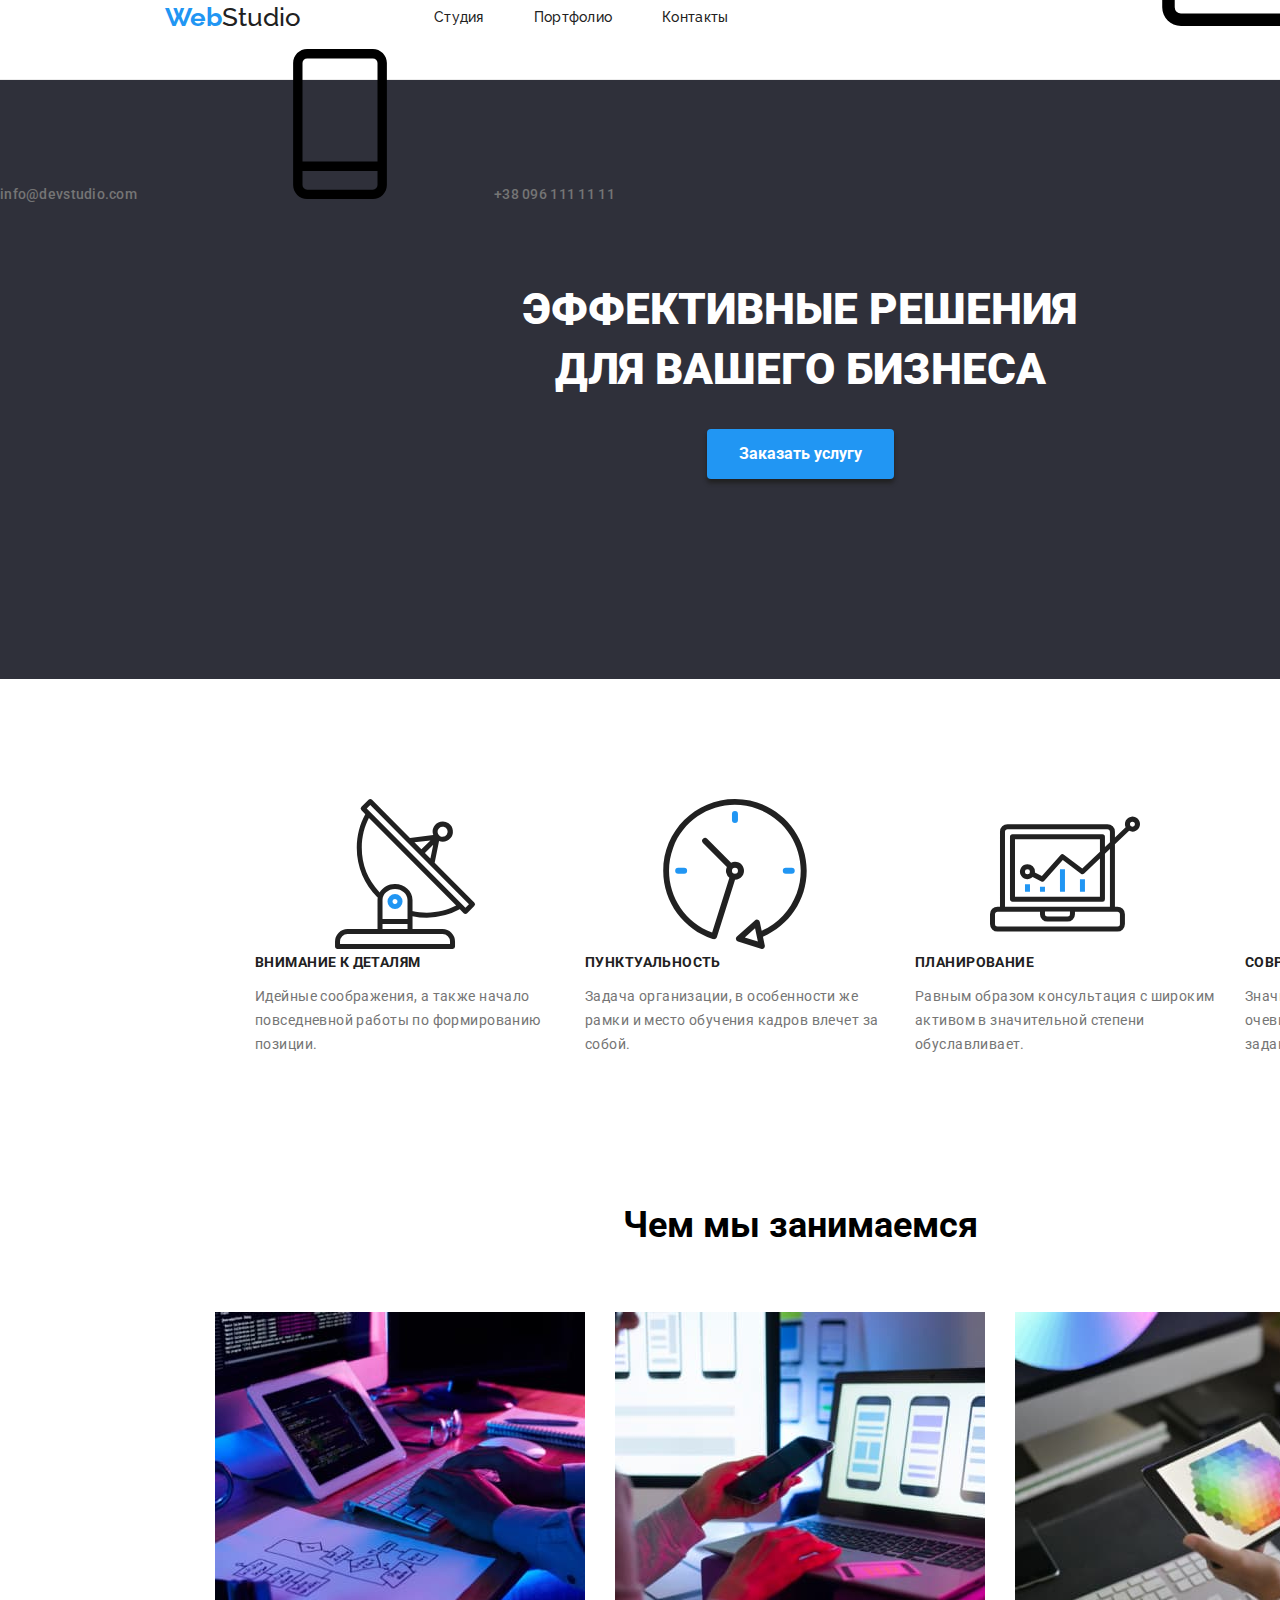
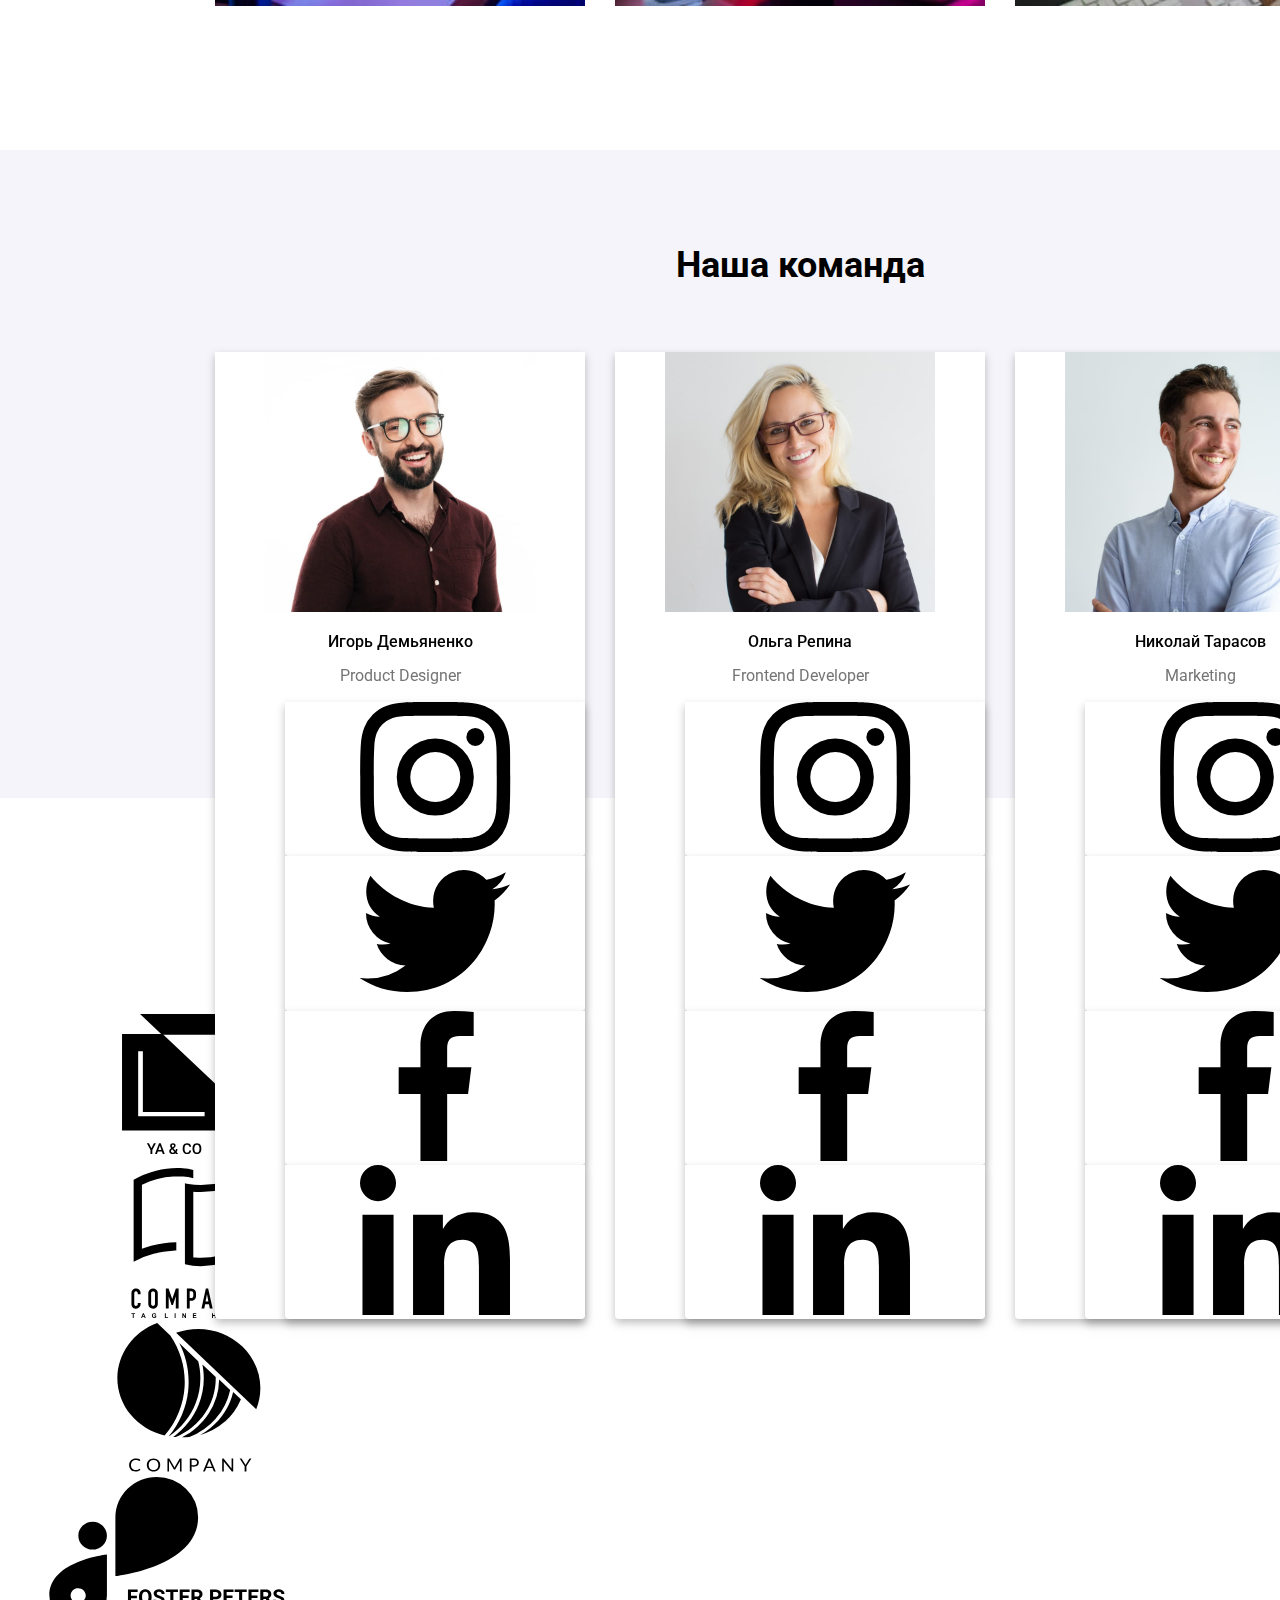
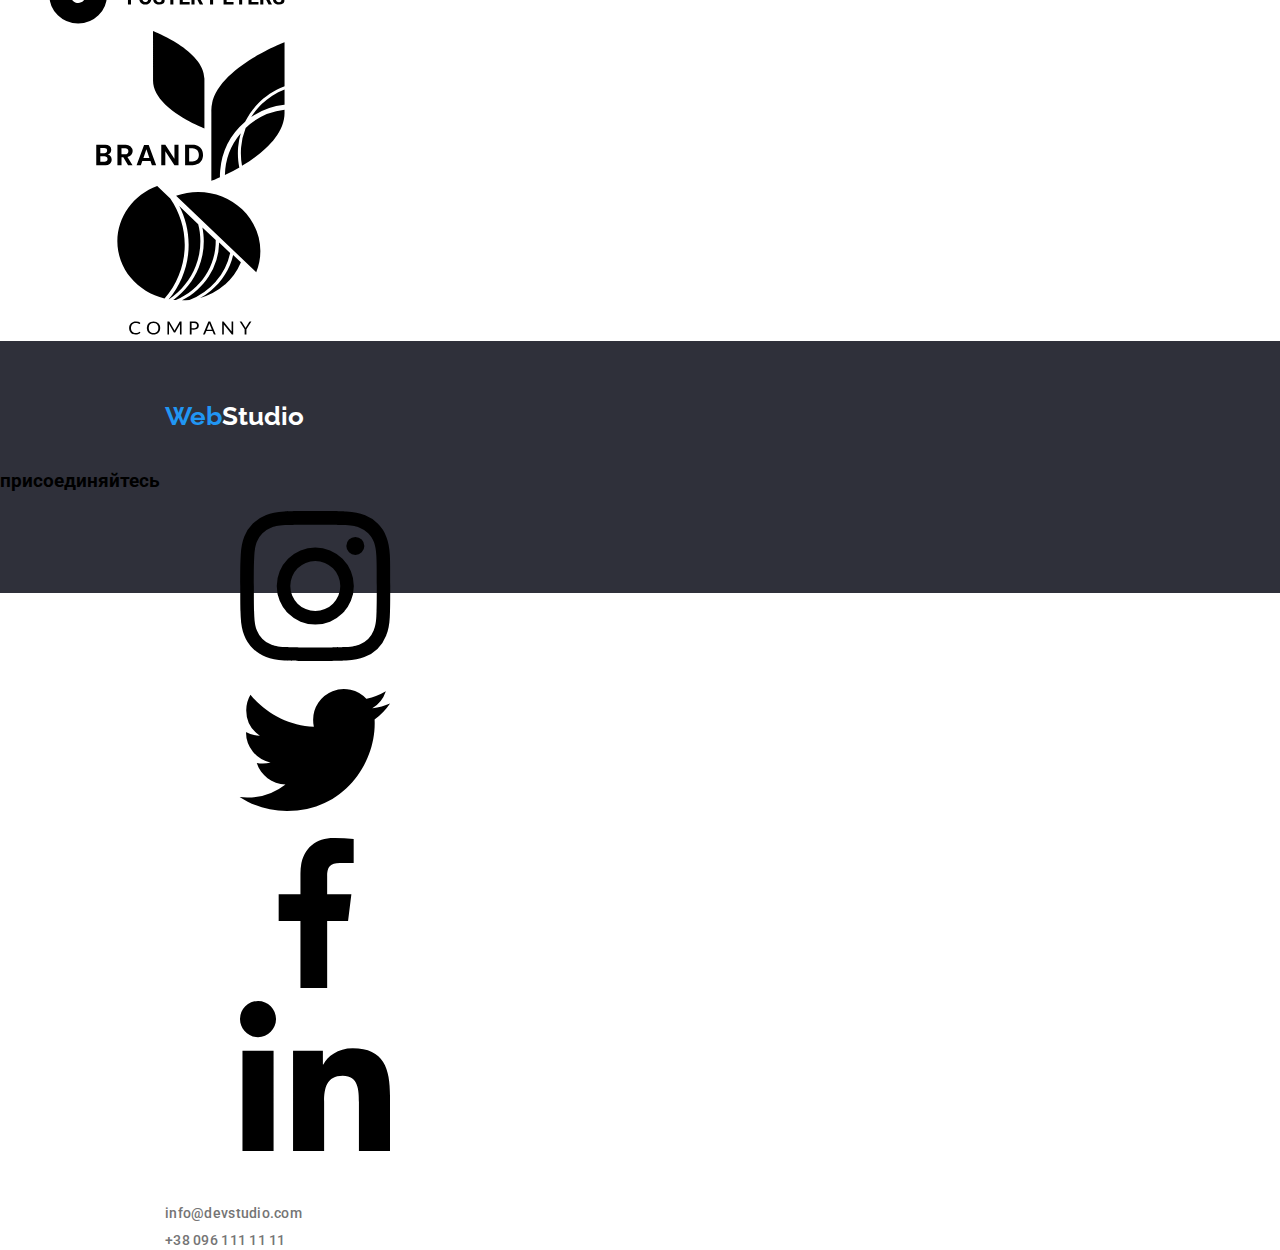
<file: index.html>
<!DOCTYPE html>
<html lang="ru">

<head>
  <meta charset="UTF-8">
  <meta name="viewport" content="width=device-width, initial-scale=1.0">
  <title>Document</title>
  <link rel="stylesheet" href="./normalize.css">
  <link rel="stylesheet" href="https://cdnjs.cloudflare.com/ajax/libs/modern-normalize/1.0.0/modern-normalize.min.css">
  <link rel="stylesheet" href="./css/styles.css">
  <link rel="preconnect" href="https://fonts.gstatic.com">
  <link href="https://fonts.googleapis.com/css2?family=Raleway:wght@700&family=Roboto:wght@400;500;700;900&display=swap" rel="stylesheet">
</head>

<body>
  <header>
    <div class="container">
      <section class="connection">
    <nav>
      <p> <a href="" class="link"><span class="logo">Web</span>Studio</a></p>
      <ul class="site-nav">
        <li class="list-item"><a href="./index.html" class="link">Студия</a></li>
        <li class="list-item"><a href="./portfolio.html" class="link">Портфолио</a></li>
        <li class="list-item"><a href="" class="link">Контакты</a></li>
      </ul>
    </nav>
    <svg class="head-ico">
      <use href="./images/symbol-defs.svg#icon-envelope"></use>
    </svg>
    <a class="contact-link" href="mail-to:info@devstudio.com" >info@devstudio.com</a>
    <svg class="head-ico">
      <use href="./images/symbol-defs.svg#icon-phone"></use>
    </svg>
    <a class="contact-link" href="tell:+380961111111" >+38 096 111 11 11</a>
  </section>
  </div>
  </header>
  <main>
    
    <section class="blackboard">
      <div class="container">
      <h1><a href="" class="hero-title">ЭФФЕКТИВНЫЕ РЕШЕНИЯ <br> ДЛЯ ВАШЕГО БИЗНЕСА</a></h1>
      <button>Заказать услугу</button>
    </div>
    </section>
    <section class="our-benefits">
      <div class="container">
      <h2 class="hiden-text">Наши преимущества</h2>
      <ul class="adv">
        <li>
          <div class="pic-ido">
          <svg class="adv-ico">
            <use href="./images/symbol-defs.svg#icon-antenna"></use>
          </svg>
        </div>
          <h3>Внимание к деталям</h3>
          <p>Идейные соображения, а также начало повседневной работы по формированию позиции.</p>
        </li>
        <li>
            <div class="pic-ido">
            <svg class="adv-ico">
              <use href="./images/symbol-defs.svg#icon-clock-1"></use>
            </svg>
          </div>
          <h3>Пунктуальность</h3>
          <p>Задача организации, в особенности же рамки и место обучения кадров влечет за собой.</p>
        </li>
        <li>
            <div class="pic-ido">
            <svg class="adv-ico">
              <use href="./images/symbol-defs.svg#icon-diagram"></use>
            </svg>
          </div>
          <h3>Планирование</h3>
          <p>Равным образом консультация с широким активом в значительной степени обуславливает.</p>
        </li>
        <li>
            <div class="pic-ido">
            <svg class="adv-ico">
              <use href="./images/symbol-defs.svg#icon-astronaut"></use>
            </svg>
          </div>
          <h3>Современные технологии</h3>
          <p>Значимость этих проблем настолько очевидна, что реализация плановых заданий.</p>
        </li>
      </ul>
    </div>
    </section>
    <section class="facility">
      <div class="container">
      <h2 class="section-title">Чем мы занимаемся</h2>
      <ul class="wwd">
        <li><img src="./images/box1.jpg" width="370" height="294" alt="проэктирование"></li>
        <li><img src="./images/box2.jpg" width="370" height="294" alt="программирование"></li>
        <li><img src="./images/box3.jpg" width="370" height="294" alt="дизайн"></li>
      </ul>
    </div>
    </section>
    <section class="team-board">
      <div class="container">
      <h2 class="section-title">Наша команда</h2>
      <ul class="team">
        <li class="team-mate"><img src="./images/игорьдемьяненко.jpg" width="270" height="260" alt="сотрудник">
          <div class="dude">
          <h3>Игорь Демьяненко</h3>
          <p>Product Designer</p>
            <ul class="socials">
              <li class="item">
                <a class="social-button" href="">
                <svg class="team-icon">
                  <use href="./images/symbol-defs.svg#icon-instagram"></use>
                </svg>
              </a>
            </li>
              <li class="item">
                <a class="social-button" href="">
                  <svg class="team-icon">
                    <use href="./images/symbol-defs.svg#icon-twitter"></use>
                  </svg>
                </a>
              </li>
              <li class="item">
                <a class="social-button" href="">
                  <svg class="team-icon">
                    <use href="./images/symbol-defs.svg#icon-facebook"></use>
                  </svg>
                </a>
              </li>
              <li class="item">
                <a class="social-button" href="">
                  <svg class="team-icon">
                    <use href="./images/symbol-defs.svg#icon-linkedin"></use>
                  </svg>
                </a>
              </li>
            </ul>
        </div>
        </li>
        <li class="team-mate"><img src="./images/ольгарепина.jpg" width="270" height="260" alt="сотрудник">
          <div class="dude">
          <h3>Ольга Репина</h3>
          <p>Frontend Developer</p>
          <ul class="socials">
            <li class="item">
              <a class="social-button" href="">
              <svg class="team-icon">
                <use href="./images/symbol-defs.svg#icon-instagram"></use>
              </svg>
            </a>
          </li>
            <li class="item">
              <a class="social-button" href="">
                <svg class="team-icon">
                  <use href="./images/symbol-defs.svg#icon-twitter"></use>
                </svg>
              </a>
            </li>
            <li class="item">
              <a class="social-button" href="">
                <svg class="team-icon">
                  <use href="./images/symbol-defs.svg#icon-facebook"></use>
                </svg>
              </a>
            </li>
            <li class="item">
              <a class="social-button" href="">
                <svg class="team-icon">
                  <use href="./images/symbol-defs.svg#icon-linkedin"></use>
                </svg>
              </a>
            </li>
          </ul>
        </div>
        </li>
        <li class="team-mate"><img src="./images/николайтарасов.jpg" width="270" height="260" alt="сотрудник">
          <div class="dude">
          <h3>Николай Тарасов</h3>
          <p>Marketing</p>
          <ul class="socials">
            <li class="item">
              <a class="social-button" href="">
              <svg class="team-icon">
                <use href="./images/symbol-defs.svg#icon-instagram"></use>
              </svg>
            </a>
          </li>
            <li class="item">
              <a class="social-button" href="">
                <svg class="team-icon">
                  <use href="./images/symbol-defs.svg#icon-twitter"></use>
                </svg>
              </a>
            </li>
            <li class="item">
              <a class="social-button" href="">
                <svg class="team-icon">
                  <use href="./images/symbol-defs.svg#icon-facebook"></use>
                </svg>
              </a>
            </li>
            <li class="item">
              <a class="social-button" href="">
                <svg class="team-icon">
                  <use href="./images/symbol-defs.svg#icon-linkedin"></use>
                </svg>
              </a>
            </li>
          </ul>
        </div>
        </li>
        <li class="team-mate"><img src="./images/михаилермаков.jpg" width="270" height="260" alt="сотрудник">
          <div class="dude">
          <h3>Михаил Ермаков</h3>
          <p>UI Designer</p>
          <ul class="socials">
            <li class="item">
              <a class="social-button" href="">
              <svg class="team-icon">
                <use href="./images/symbol-defs.svg#icon-instagram"></use>
              </svg>
            </a>
          </li>
            <li class="item">
              <a class="social-button" href="">
                <svg class="team-icon">
                  <use href="./images/symbol-defs.svg#icon-twitter"></use>
                </svg>
              </a>
            </li>
            <li class="item">
              <a class="social-button" href="">
                <svg class="team-icon">
                  <use href="./images/symbol-defs.svg#icon-facebook"></use>
                </svg>
              </a>
            </li>
            <li class="item">
              <a class="social-button" href="">
                <svg class="team-icon">
                  <use href="./images/symbol-defs.svg#icon-linkedin"></use>
                </svg>
              </a>
            </li>
          </ul>
        </div>
        </li>
      </ul>
    </div>
  </section>
      <section class="our-clients">
        <div class="container">
          <h2 class="section-title">Постоянные клиенты</h2>
          <ul class="client">
            <li>
              <a class="cli-link" href="">
                <svg class="cli-ico">
                  <use href="./images/symbol-defs.svg#icon-logo-1"></use>
                </svg>
              </a>
            </li>  
            <li><a class="cli-link" href="">
              <svg class="cli-ico">
                <use href="./images/symbol-defs.svg#icon-logo-2"></use>
              </svg>
            </a>
          </li>
            <li><a class="cli-link" href="">
              <svg class="cli-ico">
                <use href="./images/symbol-defs.svg#icon-logo-3"></use>
              </svg>
            </a>
          </li>
            <li><a class="cli-link" href="">
              <svg class="cli-ico">
                <use href="./images/symbol-defs.svg#icon-logo-4"></use>
              </svg>
            </a>
          </li>
            <li><a class="cli-link" href="">
              <svg class="cli-ico">
              <use href="./images/symbol-defs.svg#icon-logo-5"></use>
            </svg>
          </a>
        </li>
            <li><a class="cli-link" href="">
              <svg class="cli-ico">
                <use href="./images/symbol-defs.svg#icon-logo-3"></use>
              </svg>
            </a>
          </li>
          </ul>
        </div>
      </section>
  </main>
  <footer>
    <div class="container">
    <p> <a href=""> <span class="logo">Web</span><span class="alt-logo">Studio</span></a></p>
    <div class="connect">
      <h3>присоединяйтесь</h3>
      <ul class="socials-foot">
        <li class="item-foot">
          <a class="social-button-foot" href="">
          <svg class="team-icon-foot">
            <use href="./images/symbol-defs.svg#icon-instagram"></use>
          </svg>
        </a>
      </li>
      <li class="item-foot">
        <a class="social-button-foot" href="">
        <svg class="team-icon-foot">
              <use href="./images/symbol-defs.svg#icon-twitter"></use>
            </svg>
          </a>
        </li>
        <li class="item-foot">
          <a class="social-button-foot" href="">
          <svg class="team-icon-foot">
              <use href="./images/symbol-defs.svg#icon-facebook"></use>
            </svg>
          </a>
        </li>
        <li class="item-foot">
          <a class="social-button-foot" href="">
          <svg class="team-icon-foot">
              <use href="./images/symbol-defs.svg#icon-linkedin"></use>
            </svg>
          </a>
        </li>
      </ul>
    </div>
    <div class="go_to">
    <address>г. Киев, пр-т Леси Украинки, 26</address>
    <ul>
      <li><a class="contact-link" href="mailto:info@devstudio.com">info@devstudio.com</a></li>
      <li><a class="contact-link" href="tell:+380961111111">+38 096 111 11 11</a></li>
    </ul>
  </div>
</div>
  </footer>
</body>

</html>
</file>
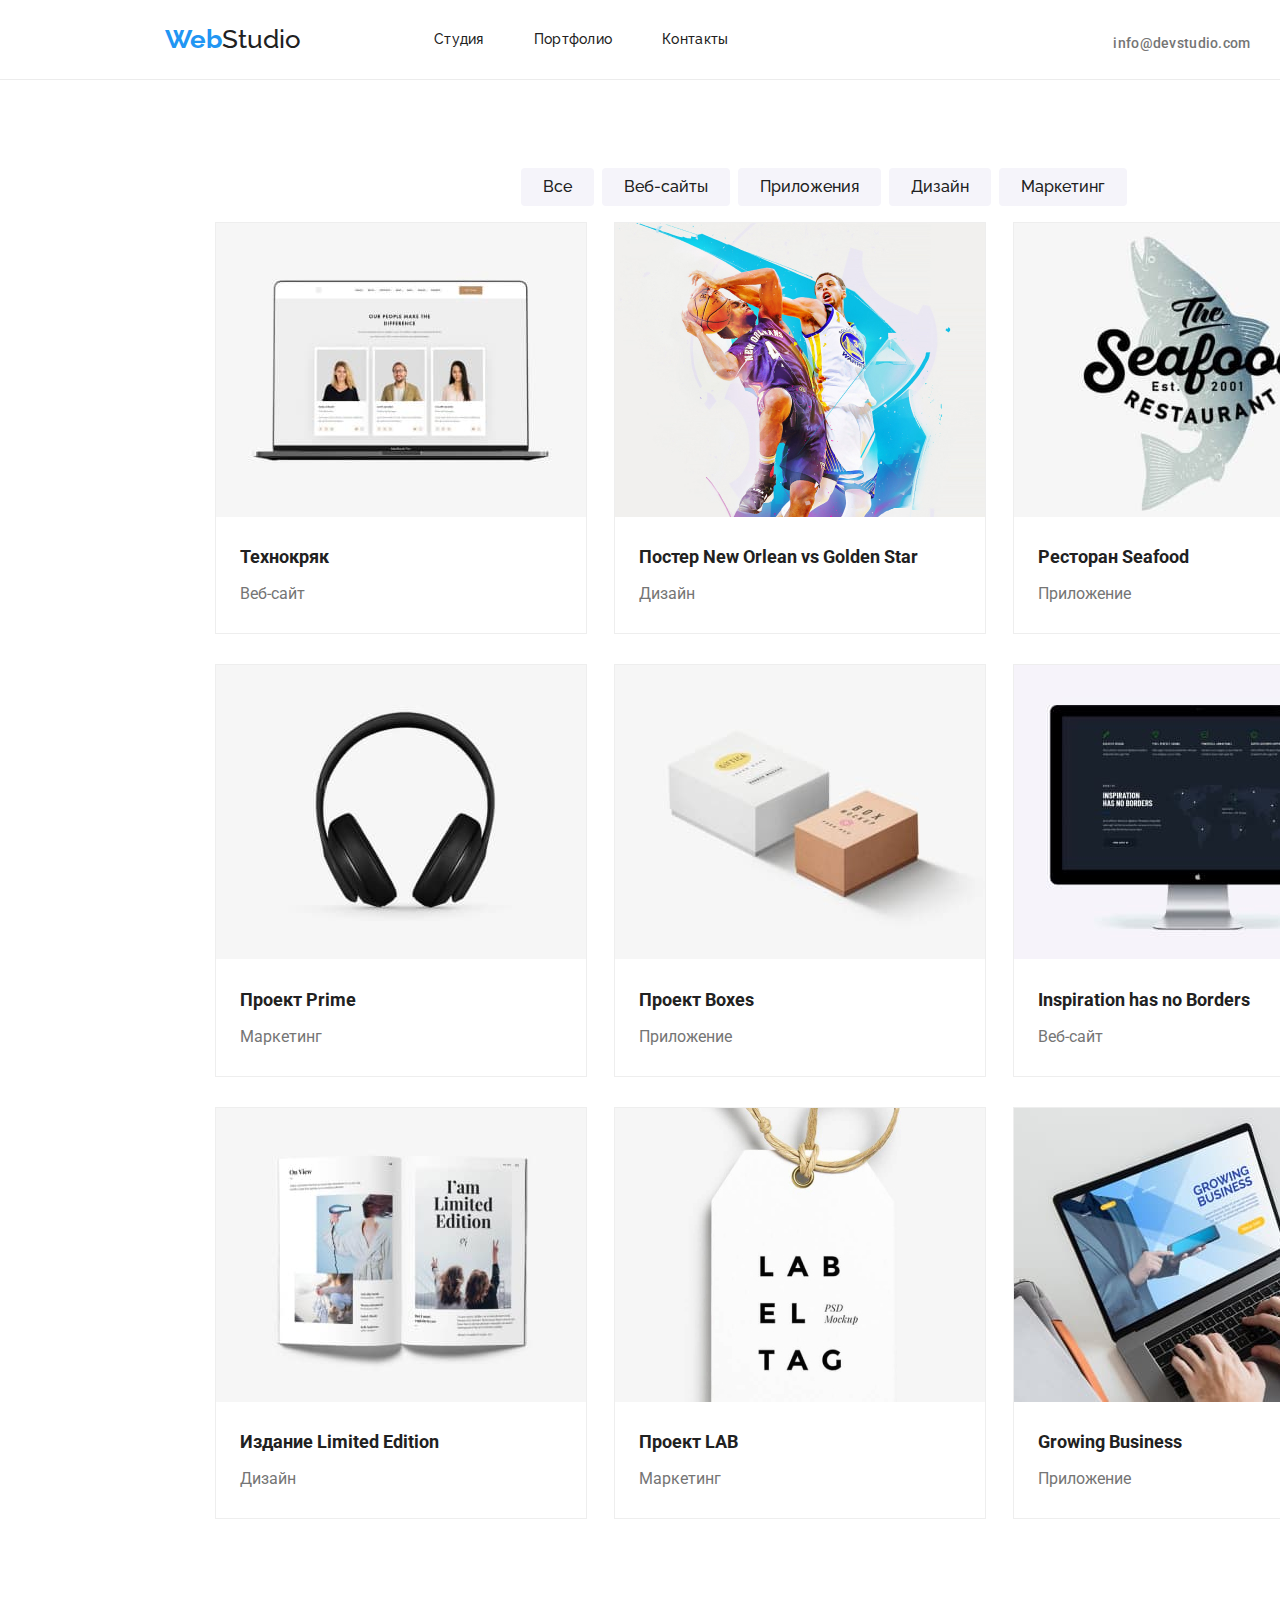
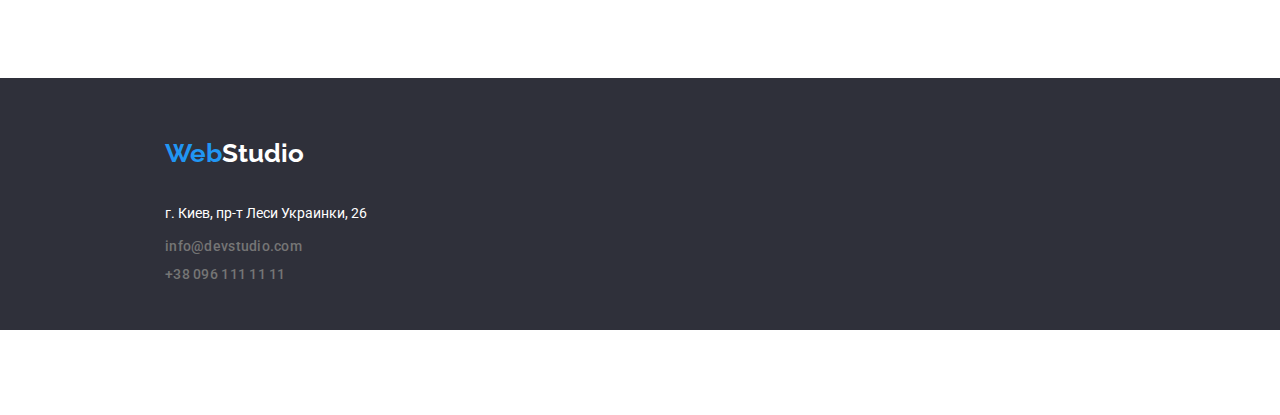
<file: portfolio.html>
<!DOCTYPE html>
<html lang="ru">
<head>
  <meta charset="UTF-8">
  <meta name="viewport" content="width=device-width, initial-scale=1.0">
  <title>Document</title>
  <link rel="stylesheet" href="./normalize.css">
  <link rel="stylesheet" href="https://cdnjs.cloudflare.com/ajax/libs/modern-normalize/1.0.0/modern-normalize.min.css">
  <link rel="stylesheet" href="./css/styles.css">
  <link rel="preconnect" href="https://fonts.gstatic.com">
  <link href="https://fonts.googleapis.com/css2?family=Raleway:wght@700&family=Roboto:wght@400;500;700;900&display=swap" rel="stylesheet">
</head>

<body>
  <header>
    <div class="container">
    <nav>
      <p> <a href="" class="link"> <span class="logo">Web</span>Studio</a></p>
      <ul class="site-nav">
        <li><a href="./index.html" class="link">Студия</a></li>
        <li><a href="./portfolio.html" class="link">Портфолио</a></li>
        <li><a href="" class="link">Контакты</a></li>
      </ul>
    </nav>
    <a class="contact-link" href="info@devstudio.com">info@devstudio.com</a>
    <a class="contact-link" href="tell:+380961111111">+38 096 111 11 11</a>
    </div>
  </header>
  <main>
  <section class="project">
    <div class="container">
    <h1 class="hiden-text">Меню</h1>
    <ul class="filter">
      <li><button class="link">Все</button></li>
      <li><button class="link">Веб-сайты</button></li>
      <li><button class="link">Приложения</button></li>
      <li><button class="link">Дизайн</button></li>
      <li><button class="link">Маркетинг</button></li>
  </ul>
  <section class="portfolio">
  <div class="project-name">
  <img src="./images_portpholio/технокряк.jpg" alt="Проект">
  <div class="chapter">
  <h3>Технокряк</h3>
  <p>Веб-сайт</p>
</div>
</div>
<div class="project-name">
  <img src="./images_portpholio/Постер_New_Orlean_vs_Golden_Star.jpg" alt="Проект">
  <div class="chapter">
  <h3>Постер New Orlean vs Golden Star</h3>
  <p>Дизайн</p>
</div>
</div>
<div class="project-name">
  <img src="./images_portpholio/Ресторан_Seafood.jpg" alt="Проект">
  <div class="chapter">
  <h3>Ресторан Seafood</h3>
  <p>Приложение</p>
</div>
</div>
<div class="project-name">
  <img src="./images_portpholio/Проект_Prime.jpg" alt="Проект">
  <div class="chapter">
  <h3>Проект Prime</h3>
  <p>Маркетинг</p>
</div>
</div>
<div class="project-name">
  <img src="./images_portpholio/Проект_Boxes.jpg" alt="Проект">
  <div class="chapter">
  <h3>Проект Boxes</h3>
  <p>Приложение</p>
</div>
</div>
<div class="project-name">
  <img src="./images_portpholio/Inspiration_has_no_Borders.jpg" alt="Проект">
  <div class="chapter">
  <h3>Inspiration has no Borders</h3>
  <p>Веб-сайт</p>
</div>
</div>
<div class="project-name">
  <img src="./images_portpholio/Издание_Limited_Edition.jpg" alt="Проект">
  <div class="chapter">
  <h3>Издание Limited Edition</h3>
  <p>Дизайн</p>
</div>
</div>
<div class="project-name">
  <img src="./images_portpholio/Проект_LAB.jpg" alt="Проект">
  <div class="chapter">
  <h3>Проект LAB</h3>
  <p>Маркетинг</p>
</div>
</div>
<div class="project-name">
  <img src="./images_portpholio/Growing_Business.jpg" alt="Проект">
  <div class="chapter">
  <h3>Growing Business</h3>
  <p>Приложение</p>
</div>
</div>
</section>
</section>
</div>
  </main>
  <footer>
    <div class="container">
    <p> <a href=""> <span class="logo">Web</span><span class="alt-logo">Studio</span></a></p>
    <div class="go_to">
    <address>г. Киев, пр-т Леси Украинки, 26</address>
    <ul>
      <li><a class="contact-link" href="mailto:info@devstudio.com">info@devstudio.com</a></li>
      <li><a class="contact-link" href="tell:+380961111111">+38 096 111 11 11</a></li>
    </ul>
  </div>
  </div>
  </footer>
</body>

</html>
</file>
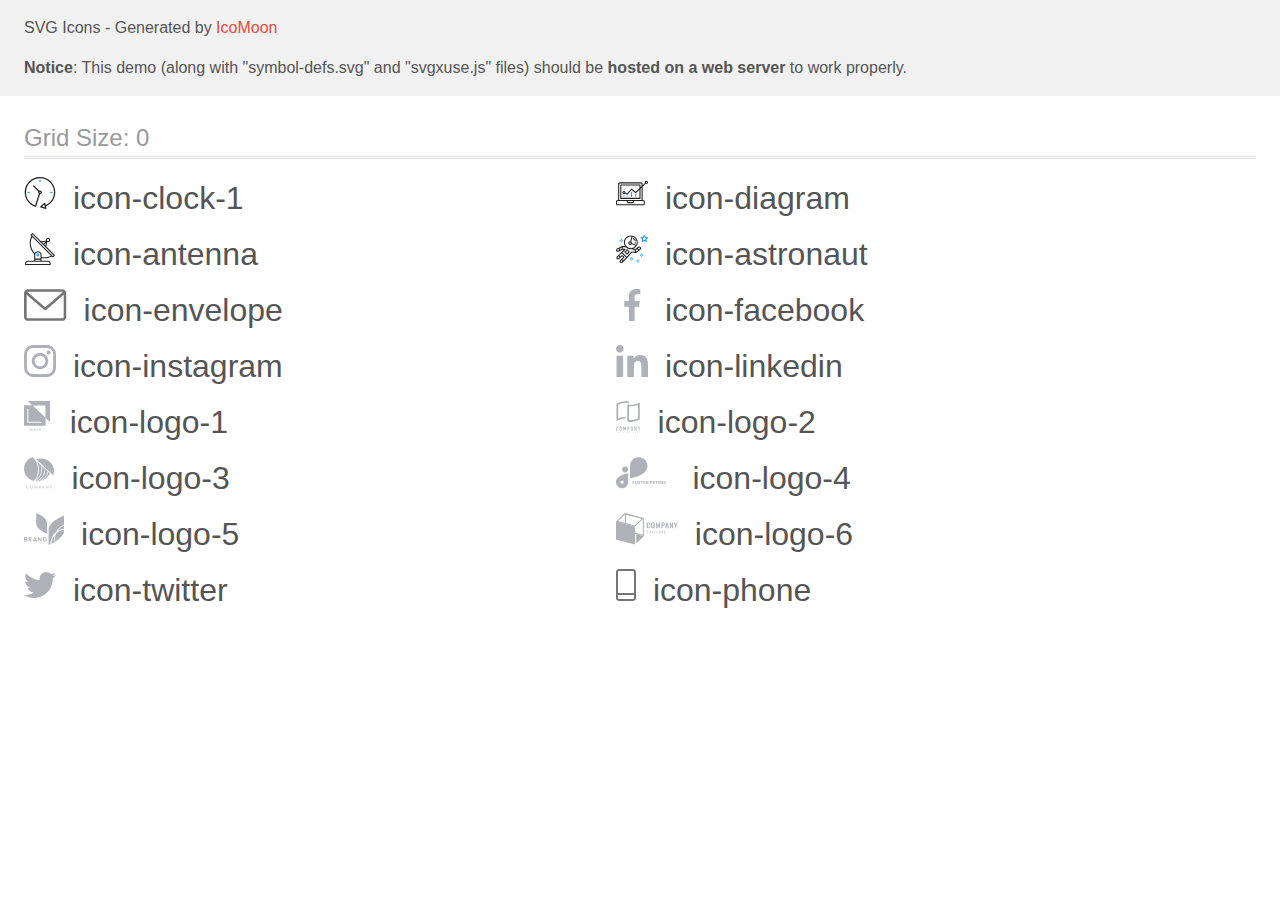
<file: icomoon/demo-external-svg.html>
<!doctype html>
<html>
<head>
    <title>IcoMoon - SVG Icons</title>
    <meta charset="utf-8">
    <meta name="viewport" content="width=device-width, initial-scale=1">
    <link rel="stylesheet" href="demo-files/demo.css">
    <link rel="stylesheet" href="style.css">
</head>
<body>
<header class="bgc1 clearfix">
<div class="mhl">
    <p>SVG Icons - Generated by <a href="https://icomoon.io/app">IcoMoon</a></p><p><strong>Notice</strong>: This demo (along with "symbol-defs.svg" and "svgxuse.js" files) should be <b>hosted on a web server</b> to work properly.</p>
</div>
</header>
    <div class="clearfix mhl ptl">
        <h1 class="mvm mtn fgc1">Grid Size: 0</h1>
        <div class="glyph fs1">
            <div class="clearfix pbs">
                <svg class="icon icon-clock-1"><use xlink:href="symbol-defs.svg#icon-clock-1"></use></svg><span class="name"> icon-clock-1</span>
            </div>
        </div>
        <div class="glyph fs1">
            <div class="clearfix pbs">
                <svg class="icon icon-diagram"><use xlink:href="symbol-defs.svg#icon-diagram"></use></svg><span class="name"> icon-diagram</span>
            </div>
        </div>
        <div class="glyph fs1">
            <div class="clearfix pbs">
                <svg class="icon icon-antenna"><use xlink:href="symbol-defs.svg#icon-antenna"></use></svg><span class="name"> icon-antenna</span>
            </div>
        </div>
        <div class="glyph fs1">
            <div class="clearfix pbs">
                <svg class="icon icon-astronaut"><use xlink:href="symbol-defs.svg#icon-astronaut"></use></svg><span class="name"> icon-astronaut</span>
            </div>
        </div>
        <div class="glyph fs1">
            <div class="clearfix pbs">
                <svg class="icon icon-envelope"><use xlink:href="symbol-defs.svg#icon-envelope"></use></svg><span class="name"> icon-envelope</span>
            </div>
        </div>
        <div class="glyph fs1">
            <div class="clearfix pbs">
                <svg class="icon icon-facebook"><use xlink:href="symbol-defs.svg#icon-facebook"></use></svg><span class="name"> icon-facebook</span>
            </div>
        </div>
        <div class="glyph fs1">
            <div class="clearfix pbs">
                <svg class="icon icon-instagram"><use xlink:href="symbol-defs.svg#icon-instagram"></use></svg><span class="name"> icon-instagram</span>
            </div>
        </div>
        <div class="glyph fs1">
            <div class="clearfix pbs">
                <svg class="icon icon-linkedin"><use xlink:href="symbol-defs.svg#icon-linkedin"></use></svg><span class="name"> icon-linkedin</span>
            </div>
        </div>
        <div class="glyph fs1">
            <div class="clearfix pbs">
                <svg class="icon icon-logo-1"><use xlink:href="symbol-defs.svg#icon-logo-1"></use></svg><span class="name"> icon-logo-1</span>
            </div>
        </div>
        <div class="glyph fs1">
            <div class="clearfix pbs">
                <svg class="icon icon-logo-2"><use xlink:href="symbol-defs.svg#icon-logo-2"></use></svg><span class="name"> icon-logo-2</span>
            </div>
        </div>
        <div class="glyph fs1">
            <div class="clearfix pbs">
                <svg class="icon icon-logo-3"><use xlink:href="symbol-defs.svg#icon-logo-3"></use></svg><span class="name"> icon-logo-3</span>
            </div>
        </div>
        <div class="glyph fs1">
            <div class="clearfix pbs">
                <svg class="icon icon-logo-4"><use xlink:href="symbol-defs.svg#icon-logo-4"></use></svg><span class="name"> icon-logo-4</span>
            </div>
        </div>
        <div class="glyph fs1">
            <div class="clearfix pbs">
                <svg class="icon icon-logo-5"><use xlink:href="symbol-defs.svg#icon-logo-5"></use></svg><span class="name"> icon-logo-5</span>
            </div>
        </div>
        <div class="glyph fs1">
            <div class="clearfix pbs">
                <svg class="icon icon-logo-6"><use xlink:href="symbol-defs.svg#icon-logo-6"></use></svg><span class="name"> icon-logo-6</span>
            </div>
        </div>
        <div class="glyph fs1">
            <div class="clearfix pbs">
                <svg class="icon icon-twitter"><use xlink:href="symbol-defs.svg#icon-twitter"></use></svg><span class="name"> icon-twitter</span>
            </div>
        </div>
        <div class="glyph fs1">
            <div class="clearfix pbs">
                <svg class="icon icon-phone"><use xlink:href="symbol-defs.svg#icon-phone"></use></svg><span class="name"> icon-phone</span>
            </div>
        </div>
  </div>
<script defer src="svgxuse.js"></script>
</body>
</html>
</file>
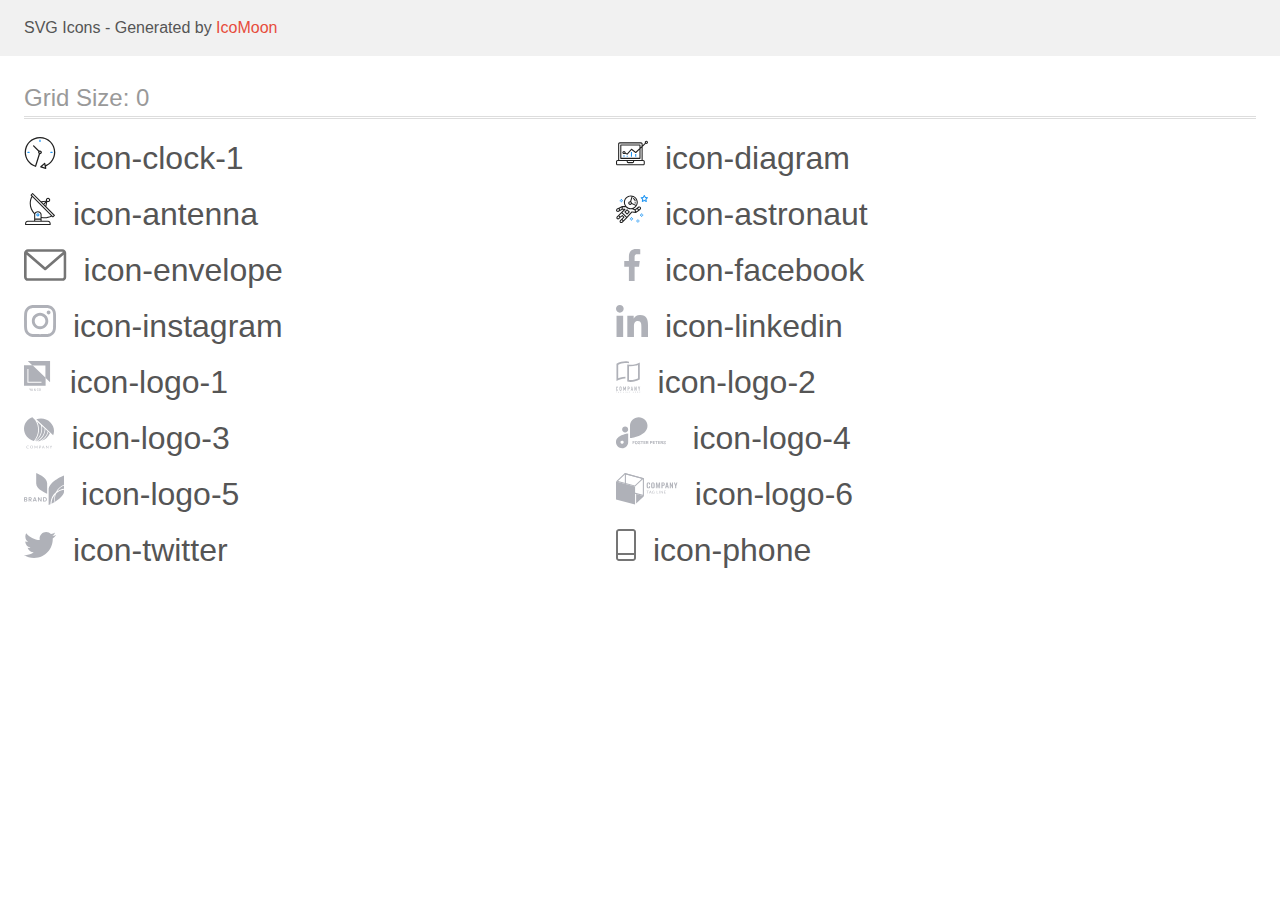
<file: icomoon/demo.html>
<!doctype html>
<html>
<head>
    <title>IcoMoon - SVG Icons</title>
    <meta charset="utf-8">
    <meta name="viewport" content="width=device-width, initial-scale=1">
    <link rel="stylesheet" href="demo-files/demo.css">
    <link rel="stylesheet" href="style.css">
</head>
<body>
<svg aria-hidden="true" style="position: absolute; width: 0; height: 0; overflow: hidden;" version="1.1" xmlns="http://www.w3.org/2000/svg" xmlns:xlink="http://www.w3.org/1999/xlink">
<defs>
<symbol id="icon-clock-1" viewBox="0 0 32 32">
<path fill="#212121" style="fill: var(--color1, #212121)" d="M31.296 15.301c-0.001-8.452-6.855-15.303-15.308-15.301s-15.303 6.855-15.301 15.308c0.002 6.788 4.422 12.543 10.54 14.545l0.108 0.031c0.061 0.019 0.123 0.029 0.187 0.029 0.12 0 0.238-0.032 0.342-0.094 0.135-0.080 0.236-0.207 0.283-0.357l3.865-12.25c1.054-0.004 1.906-0.859 1.906-1.913 0-1.056-0.856-1.913-1.913-1.913-0.303 0-0.59 0.071-0.845 0.196l0.011-0.005-5.106-5.107c-0.114-0.11-0.271-0.179-0.443-0.179-0.352 0-0.638 0.286-0.638 0.638 0 0.172 0.068 0.328 0.179 0.443l-0-0 5.103 5.109c-0.121 0.241-0.191 0.525-0.191 0.825 0 0.602 0.283 1.137 0.724 1.481l0.004 0.003-3.683 11.673c-7.278-2.681-11.004-10.754-8.324-18.032s10.754-11.004 18.032-8.323c7.278 2.681 11.004 10.754 8.323 18.032-1.345 3.581-4.003 6.406-7.374 7.938l-0.088 0.036-0.398-1.874c-0.063-0.291-0.318-0.506-0.624-0.506-0.163 0-0.313 0.061-0.425 0.163l0.001-0.001-3.837 3.426c-0.132 0.117-0.214 0.287-0.214 0.477 0 0.283 0.185 0.524 0.441 0.606l0.005 0.001 4.899 1.563c0.058 0.020 0.126 0.031 0.196 0.031 0.352 0 0.637-0.285 0.637-0.637 0-0.047-0.005-0.093-0.015-0.138l0.001 0.004-0.391-1.839c5.528-2.374 9.329-7.772 9.329-14.057 0-0.011 0-0.023-0-0.034v0.002zM15.992 14.664c0.352 0 0.638 0.286 0.638 0.638s-0.285 0.638-0.638 0.638v0c-0.352 0-0.638-0.286-0.638-0.638s0.286-0.638 0.638-0.638v0zM18.092 29.528l2.184-1.948 0.603 2.84-2.787-0.892z"></path>
<path fill="#2196f3" style="fill: var(--color2, #2196f3)" d="M15.354 3.185v1.275c0 0.352 0.286 0.638 0.638 0.638s0.638-0.285 0.638-0.638v0-1.275c0-0.352-0.285-0.638-0.638-0.638s-0.638 0.285-0.638 0.638v0zM3.876 14.664c-0.352 0-0.638 0.286-0.638 0.638s0.285 0.638 0.638 0.638h1.275c0.352 0 0.638-0.286 0.638-0.638s-0.285-0.638-0.638-0.638h-1.275zM28.108 15.939c0.352 0 0.638-0.286 0.638-0.638s-0.285-0.638-0.638-0.638h-1.275c-0.352 0-0.638 0.286-0.638 0.638s0.285 0.638 0.638 0.638h1.275z"></path>
</symbol>
<symbol id="icon-diagram" viewBox="0 0 32 32">
<path fill="#2196f3" style="fill: var(--color2, #2196f3)" d="M14.926 14.965h1.066v4.798h-1.066v-4.798zM19.19 17.097h1.066v2.665h-1.066v-2.665zM10.661 18.696h1.066v1.066h-1.066v-1.066zM7.463 18.163h1.066v1.599h-1.066v-1.599z"></path>
<path fill="#212121" style="fill: var(--color1, #212121)" d="M1.599 28.291h25.586c0 0 0 0 0 0 0.883 0 1.599-0.716 1.599-1.599v0-2.132c0-0.883-0.716-1.599-1.599-1.599v0h-0.533v-13.294l3.028-2.868c0.207 0.104 0.452 0.166 0.711 0.166 0.888 0 1.608-0.72 1.608-1.608s-0.72-1.608-1.608-1.608c-0.888 0-1.608 0.72-1.608 1.608 0 0.247 0.056 0.481 0.155 0.69l-0.004-0.010-2.281 2.162v-1.23c0-0.883-0.716-1.599-1.599-1.599v0h-21.323c-0.883 0-1.599 0.716-1.599 1.599v0 15.992h-0.533c-0.883 0-1.599 0.716-1.599 1.599v0 2.132c0 0.883 0.716 1.599 1.599 1.599v0zM30.384 4.837c0.294 0 0.533 0.239 0.533 0.533s-0.239 0.533-0.533 0.533v0c-0.294 0-0.533-0.239-0.533-0.533s0.239-0.533 0.533-0.533v0zM3.198 6.969c0-0.294 0.239-0.533 0.533-0.533h21.323c0.294 0 0.533 0.239 0.533 0.533v2.239l-1.066 1.013v-2.185c0-0.295-0.239-0.534-0.534-0.534h-19.189c-0.294 0-0.534 0.239-0.534 0.533v13.327c0 0.294 0.239 0.533 0.534 0.533h19.189c0.295 0 0.534-0.239 0.534-0.533v-9.675l1.066-1.010v12.283h-22.389v-15.991zM7.996 13.899c-0.001 0-0.003 0-0.005 0-0.883 0-1.599 0.716-1.599 1.599s0.716 1.599 1.599 1.599c0.432 0 0.824-0.172 1.112-0.45l-0 0 1.853 0.93c0.215 0.107 0.476 0.057 0.636-0.122l3.939-4.432 3.872 2.902c0.208 0.155 0.498 0.139 0.686-0.039l3.365-3.188v8.131h-18.123v-12.261h18.123v2.661l-3.771 3.572-3.904-2.927c-0.088-0.067-0.2-0.107-0.32-0.107-0.158 0-0.3 0.069-0.398 0.178l-0 0.001-3.993 4.493-1.493-0.746c0.011-0.064 0.017-0.128 0.020-0.193 0-0.883-0.716-1.599-1.599-1.599v0zM8.529 15.498c0 0.294-0.239 0.533-0.533 0.533s-0.533-0.239-0.533-0.533v0c0-0.294 0.239-0.533 0.533-0.533s0.533 0.239 0.533 0.533v0zM11.727 24.026h5.33v0.533c0 0.294-0.238 0.533-0.533 0.533h-4.265c-0.294 0-0.533-0.239-0.533-0.533v0-0.533zM1.067 24.56c0-0.294 0.238-0.533 0.533-0.533h9.062v0.533c0 0.883 0.716 1.599 1.599 1.599v0h4.265c0.883 0 1.599-0.716 1.599-1.599v0-0.533h9.062c0.294 0 0.533 0.239 0.533 0.533v2.132c0 0.294-0.239 0.533-0.533 0.533h-25.586c-0 0-0 0-0 0-0.294 0-0.533-0.239-0.533-0.533 0 0 0 0 0 0v0-2.132z"></path>
</symbol>
<symbol id="icon-antenna" viewBox="0 0 32 32">
<path fill="#212121" style="fill: var(--color1, #212121)" d="M30.773 22.098l-8.443-8.505 0.937-4.616c0.225 0.090 0.485 0.144 0.758 0.146h0.007c0.008 0 0.017 0 0.026 0 1.192 0 2.159-0.967 2.159-2.159s-0.967-2.159-2.159-2.159c-1.192 0-2.159 0.967-2.159 2.159 0 0.259 0.046 0.508 0.13 0.739l-0.005-0.015-4.96 0.606-8.091-8.133c-0.096-0.098-0.229-0.159-0.376-0.16h-0c-0.14 0.001-0.274 0.057-0.373 0.155l-1.512 1.504c-0.096 0.097-0.156 0.23-0.156 0.377s0.060 0.281 0.156 0.377v0l0.814 0.825c-1.143 2.062-1.816 4.522-1.816 7.139 0 4.106 1.656 7.824 4.336 10.525l-0.001-0.001c0.043 0.041 0.092 0.074 0.146 0.097-0.032 0.164-0.051 0.353-0.052 0.546v6.188h-6.4c-1.472 0.001-2.666 1.194-2.667 2.666v1.067c0 0.295 0.239 0.534 0.534 0.534h24.534c0.294 0 0.533-0.239 0.533-0.534v-1.067c-0.002-1.472-1.195-2.665-2.666-2.666h-6.4v-2.742c0.915 0.201 1.968 0.317 3.047 0.32h0.002c2.58-0.003 5.005-0.663 7.117-1.822l-0.077 0.039 0.818 0.823c0.099 0.101 0.235 0.159 0.376 0.16 0.14-0.001 0.274-0.057 0.373-0.155l1.512-1.504c0.096-0.097 0.156-0.23 0.156-0.377s-0.060-0.281-0.156-0.377v0zM23.28 6.233c0.193-0.192 0.459-0.31 0.752-0.31 0.589 0 1.067 0.478 1.067 1.066s-0.477 1.066-1.067 1.066c-0 0-0 0-0.001 0h-0.003c-0.587-0.003-1.061-0.479-1.061-1.066 0-0.295 0.12-0.563 0.314-0.756l0-0h-0.002zM22.024 9.737l-0.598 2.946-1.175-1.183 1.774-1.763zM21.419 8.835l-1.92 1.909-1.486-1.493 3.406-0.416zM24.004 28.8c0.884 0 1.6 0.716 1.6 1.6v0 0.534h-23.466v-0.534c0-0.884 0.716-1.6 1.6-1.6v0h20.267zM16.538 26.666v1.067h-5.334v-1.067h5.334zM11.204 25.6v-4.053c0-1.294 1.196-2.346 2.667-2.346s2.667 1.053 2.667 2.346v4.053h-5.334zM17.604 23.904v-2.357c0-1.882-1.675-3.413-3.733-3.413-0.017-0-0.038-0-0.058-0-1.353 0-2.54 0.707-3.213 1.771l-0.009 0.016c-2.36-2.482-3.812-5.846-3.812-9.55 0-2.314 0.567-4.496 1.569-6.414l-0.036 0.077 18.602 18.709c-1.823 0.947-3.979 1.502-6.266 1.502-1.079 0-2.128-0.124-3.136-0.357l0.093 0.018zM28.893 23.22l-21.057-21.181 0.754-0.752 7.935 7.98c0.004 0 0.006 0.007 0.009 0.010l13.115 13.191-0.757 0.752z"></path>
<path fill="#2196f3" style="fill: var(--color2, #2196f3)" d="M13.876 20.267h-0.005c-0.001 0-0.002 0-0.002 0-0.884 0-1.6 0.716-1.6 1.6s0.715 1.599 1.597 1.6h0.005c0.001 0 0.001 0 0.002 0 0.884 0 1.6-0.716 1.6-1.6s-0.715-1.599-1.598-1.6h-0zM14.249 22.245c-0.096 0.096-0.229 0.155-0.376 0.155-0.295 0-0.534-0.239-0.534-0.534s0.238-0.533 0.532-0.533h0c0.293 0.002 0.53 0.24 0.53 0.533 0 0.148-0.060 0.281-0.157 0.378v0h0.005z"></path>
</symbol>
<symbol id="icon-astronaut" viewBox="0 0 32 32">
<path fill="#2196f3" style="fill: var(--color2, #2196f3)" d="M31.974 4.524c-0.064-0.191-0.227-0.332-0.427-0.362l-0.003-0-1.911-0.278-0.855-1.731c-0.179-0.365-0.777-0.365-0.956 0l-0.855 1.731-1.911 0.278c-0.26 0.039-0.457 0.26-0.457 0.528 0 0.15 0.062 0.285 0.161 0.382l1.383 1.348-0.326 1.903c-0.034 0.2 0.048 0.402 0.212 0.522 0.166 0.12 0.383 0.135 0.562 0.040l1.709-0.899 1.709 0.899c0.072 0.038 0.157 0.061 0.247 0.061 0.295 0 0.534-0.239 0.534-0.534 0-0.031-0.003-0.062-0.008-0.092l0 0.003-0.326-1.903 1.383-1.348c0.099-0.097 0.161-0.233 0.161-0.382 0-0.059-0.009-0.115-0.027-0.168l0.001 0.004zM29.511 5.851c-0.126 0.122-0.183 0.299-0.153 0.472l0.191 1.114-1-0.526c-0.072-0.039-0.158-0.062-0.249-0.062s-0.177 0.023-0.252 0.063l0.003-0.001-1 0.526 0.191-1.114c0.005-0.027 0.008-0.059 0.008-0.091 0-0.149-0.061-0.285-0.16-0.381l-0-0-0.811-0.789 1.119-0.163c0.174-0.025 0.324-0.134 0.402-0.292l0.5-1.013 0.5 1.013c0.078 0.158 0.228 0.267 0.402 0.292l1.119 0.162-0.809 0.79zM26.134 20.522h-1.067v1.067h1.067v-1.067zM26.134 22.656h-1.067v1.066h1.067v-1.066zM27.2 21.589h-1.067v1.067h1.067v-1.067zM25.067 21.589h-1.067v1.067h1.067v-1.067zM22.4 26.389h-1.067v1.067h1.067v-1.067zM22.4 28.523h-1.067v1.067h1.067v-1.067zM23.467 27.456h-1.067v1.067h1.067v-1.067zM21.334 27.456h-1.067v1.067h1.067v-1.067zM16 24.256h-1.066v1.067h1.066v-1.067zM16 26.389h-1.066v1.067h1.066v-1.067zM17.067 25.322h-1.067v1.067h1.067v-1.067zM14.934 25.322h-1.067v1.067h1.067v-1.067zM5.867 6.122h-1.066v1.066h1.066v-1.066zM5.867 8.256h-1.066v1.066h1.066v-1.066zM6.933 7.189h-1.067v1.067h1.066v-1.067zM4.8 7.189h-1.067v1.067h1.067v-1.067z"></path>
<path fill="#212121" style="fill: var(--color1, #212121)" d="M24.715 14.16c-0.28-0.376-0.698-0.636-1.179-0.703l-0.009-0.001c-0.076-0.012-0.164-0.018-0.254-0.018-0.411 0-0.789 0.139-1.090 0.373l0.004-0.003-1.253 0.96-1.898 1.417-1.358-0.541c2.421-1.086 4.113-3.508 4.113-6.32 0-3.823-3.122-6.934-6.961-6.934s-6.961 3.11-6.961 6.934c0 1.386 0.415 2.674 1.12 3.759l-2.768-0.024c-0.009 0-0.016 0.005-0.023 0.005-0.057 0.003-0.11 0.014-0.159 0.033l0.004-0.001c-0.013 0.005-0.026 0.007-0.038 0.013-0.006 0.003-0.013 0.003-0.019 0.006l-3.233 1.596c-0 0-0.001 0-0.001 0.001l-1.893 0.91c-0.024 0.011-0.045 0.023-0.064 0.036l0.001-0.001c-0.482 0.324-0.795 0.867-0.795 1.483 0 0.297 0.073 0.577 0.201 0.823l-0.005-0.010c0.22 0.424 0.592 0.742 1.043 0.885l0.013 0.003c0.161 0.053 0.345 0.083 0.537 0.083 0.308 0 0.598-0.078 0.851-0.216l-0.009 0.005 1.388-0.738 2.264-1.169 1.357-0.008-5.442 5.415c0 0.001-0.001 0.001-0.001 0.001l-1.339 1.333c-0.303 0.299-0.491 0.714-0.491 1.173 0 0.002 0 0.003 0 0.005v-0c0.002 0.919 0.748 1.664 1.667 1.664 0.001 0 0.002 0 0.002 0h-0c0.428 0 0.854-0.162 1.18-0.485l1.314-1.309 1.741-1.3 0.901 0.897-3.102 3.088c-0.303 0.299-0.491 0.715-0.491 1.174 0 0.001 0 0.003 0 0.004v-0c0 0.445 0.174 0.864 0.49 1.179 0.302 0.3 0.717 0.485 1.176 0.485 0.001 0 0.002 0 0.003 0h-0c0.427 0 0.855-0.162 1.18-0.485l4.488-4.472c0.007-0.006 0.016-0.009 0.022-0.016l5.166-5.658 3.471 0.494c0.025 0.004 0.050 0.006 0.075 0.006 0.064 0 0.127-0.016 0.187-0.038 0.017-0.006 0.032-0.015 0.049-0.023 0.019-0.010 0.039-0.015 0.058-0.027l3.213-2.133c0.012-0.008 0.018-0.021 0.029-0.030 0.013-0.010 0.029-0.014 0.041-0.026l1.271-1.191c0.348-0.326 0.564-0.787 0.564-1.3 0-0.4-0.132-0.769-0.355-1.066l0.003 0.005zM2.13 17.77c-0.098 0.054-0.215 0.086-0.34 0.086-0.078 0-0.153-0.013-0.224-0.036l0.005 0.001c-0.294-0.093-0.504-0.364-0.504-0.683 0-0.236 0.114-0.445 0.29-0.575l0.002-0.001 1.314-0.632 0.316 0.924 0.133 0.389-0.992 0.527zM5.627 15.942l-1.548 0.8-0.255-0.746-0.184-0.537 2.027-1.001-0.040 1.484zM20.727 9.322c0 0.918-0.219 1.785-0.599 2.56l-4.181-1.899c-0.044-0.575-0.342-1.072-0.782-1.384l-0.006-0.004 1.464-4.86c2.377 0.756 4.104 2.974 4.104 5.588zM8.938 9.322c0-3.235 2.644-5.867 5.894-5.867 0.253 0 0.5 0.022 0.745 0.053l-1.432 4.753c-0.019 0-0.037-0.006-0.057-0.006-0 0-0.001 0-0.001 0-1.032 0-1.869 0.835-1.872 1.867v0c0.003 1.031 0.84 1.867 1.872 1.867 0 0 0 0 0.001 0h-0c0.695 0 1.295-0.383 1.618-0.944l3.863 1.755c-1.075 1.446-2.795 2.389-4.737 2.389-3.25 0-5.894-2.632-5.894-5.867zM14.895 10.122c0 0.441-0.362 0.8-0.806 0.8-0 0-0.001 0-0.001 0-0.443 0-0.802-0.358-0.804-0.8v-0c0-0.441 0.361-0.8 0.806-0.8s0.806 0.359 0.806 0.8zM2.464 25.146c-0.11 0.109-0.261 0.176-0.428 0.176s-0.317-0.067-0.427-0.175l0 0c-0.109-0.108-0.176-0.257-0.176-0.422s0.067-0.314 0.176-0.422l0-0 0.962-0.959 0.852 0.848-0.959 0.955zM5.678 28.88c-0.11 0.109-0.261 0.176-0.428 0.176s-0.317-0.067-0.427-0.175l0 0c-0.109-0.108-0.176-0.257-0.176-0.422s0.067-0.314 0.176-0.422l0-0 0.963-0.959 0.852 0.848-0.96 0.955zM9.16 25.411l-0.001 0.001-1.765 1.76-0.852-0.848 1.765-1.757c0.040-0.040 0.065-0.088 0.090-0.136 0.007-0.014 0.020-0.026 0.026-0.040 0.016-0.041 0.019-0.085 0.026-0.128 0.003-0.025 0.014-0.048 0.014-0.073 0-0.035-0.013-0.070-0.020-0.105-0.006-0.032-0.006-0.064-0.019-0.096-0.025-0.053-0.055-0.098-0.092-0.138l0 0c-0.010-0.012-0.014-0.027-0.025-0.038h-0.001s0-0.001-0.001-0.002l-1.607-1.6c-0.017-0.017-0.039-0.024-0.058-0.038-0.025-0.021-0.054-0.040-0.084-0.057l-0.003-0.001c-0.026-0.013-0.058-0.023-0.090-0.031l-0.003-0.001c-0.030-0.009-0.065-0.017-0.101-0.020l-0.002-0c-0.007-0-0.015-0.001-0.023-0.001-0.026 0-0.051 0.002-0.075 0.005l0.003-0c-0.036 0.005-0.069 0.009-0.104 0.021-0.036 0.013-0.067 0.028-0.096 0.046l0.002-0.001c-0.020 0.011-0.043 0.015-0.061 0.029l-1.774 1.324-0.901-0.897 2.399-2.386 4.36 4.289-0.928 0.919zM15.979 18.394c-0.016-0.002-0.030 0.004-0.046 0.003-0.008-0-0.017-0.001-0.027-0.001-0.031 0-0.062 0.003-0.092 0.008l0.003-0c-0.070 0.011-0.132 0.035-0.187 0.070l0.002-0.001c-0.031 0.019-0.058 0.039-0.083 0.062l0-0c-0.013 0.011-0.028 0.016-0.040 0.029l-4.698 5.146-4.328-4.256 2.833-2.818c0.096-0.097 0.156-0.23 0.156-0.377 0-0.295-0.239-0.534-0.534-0.534-0.001 0-0.001 0-0.002 0h0l-2.219 0.013 0.028-1.607 3.104 0.027c1.264 1.297 3.027 2.101 4.978 2.101 0.001 0 0.002 0 0.003 0h-0c0.438 0 0.864-0.046 1.28-0.122 0.040 0.032 0.080 0.064 0.129 0.085l2.41 0.96 0.152 0.759 0.178 0.885-3.003-0.427zM20.020 18.572l-0.313-1.558 1.446-1.080 0.946 1.257-2.080 1.381zM23.773 15.741l-0.837 0.785-0.931-1.237 0.831-0.637c0.155-0.119 0.351-0.168 0.543-0.143 0.193 0.027 0.364 0.128 0.48 0.284 0.088 0.117 0.141 0.265 0.141 0.426 0 0.206-0.087 0.391-0.226 0.521l-0 0z"></path>
<path fill="#212121" style="fill: var(--color1, #212121)" d="M13.602 18.544l-2.143-2.134c-0.096-0.096-0.229-0.155-0.376-0.155s-0.28 0.059-0.376 0.155l-2.143 2.133c-0.097 0.097-0.156 0.23-0.156 0.378s0.060 0.281 0.156 0.378l-0-0 2.142 2.134c0.096 0.096 0.229 0.156 0.376 0.156s0.28-0.059 0.376-0.156v0l2.143-2.134c0.097-0.097 0.157-0.23 0.157-0.378s-0.060-0.281-0.157-0.378l-0-0zM11.083 20.303l-1.387-1.381 1.386-1.381 1.387 1.381-1.387 1.381zM17.164 5.071l-0.258 1.036c0.071 0.018 1.738 0.452 1.738 2.149h1.067c0-2.017-1.666-2.965-2.547-3.184zM19.711 9.322h-1.067v1.066h1.067v-1.066z"></path>
</symbol>
<symbol id="icon-envelope" viewBox="0 0 43 32">
<path fill="#757575" style="fill: var(--color3, #757575)" d="M38.667 0h-34.667c-2.205 0-4 1.795-4 4v24c0 2.205 1.795 4 4 4h34.667c2.205 0 4-1.795 4-4v-24c0-2.205-1.795-4-4-4zM38.667 2.667c0.181 0 0.355 0.037 0.512 0.104l-17.845 15.467-17.845-15.467c0.151-0.065 0.327-0.104 0.512-0.104h34.667zM38.667 29.333h-34.667c-0.736 0-1.333-0.597-1.333-1.333v0-22.413l17.792 15.421c0.233 0.203 0.539 0.327 0.875 0.327s0.642-0.124 0.876-0.328l-0.002 0.001 17.792-15.421v22.413c0 0.736-0.597 1.333-1.333 1.333v0z"></path>
</symbol>
<symbol id="icon-facebook" viewBox="0 0 32 32">
<path fill="#afb1b8" style="fill: var(--color4, #afb1b8)" d="M21.328 5.312h2.923v-5.088c-1.232-0.143-2.66-0.224-4.108-0.224-0.052 0-0.104 0-0.156 0l0.008-0c-4.213 0-7.099 2.65-7.099 7.52v4.48h-4.646v5.688h4.646v14.312h5.699v-14.31h4.459l0.707-5.688h-5.168v-3.922c0-1.643 0.443-2.768 2.734-2.768z"></path>
</symbol>
<symbol id="icon-instagram" viewBox="0 0 32 32">
<path fill="#afb1b8" style="fill: var(--color4, #afb1b8)" d="M31.968 9.408c-0.074-1.701-0.349-2.869-0.744-3.882-0.423-1.111-1.052-2.058-1.847-2.837l-0.001-0.001c-0.78-0.792-1.724-1.419-2.778-1.827l-0.054-0.018c-1.021-0.394-2.182-0.667-3.883-0.742-1.712-0.082-2.256-0.101-6.602-0.101-4.344 0-4.888 0.019-6.595 0.094-1.701 0.074-2.869 0.349-3.88 0.742-1.112 0.424-2.060 1.054-2.839 1.85l-0.001 0.001c-0.791 0.78-1.418 1.724-1.825 2.778l-0.018 0.054c-0.395 1.019-0.669 2.181-0.744 3.882-0.082 1.712-0.101 2.256-0.101 6.602 0 4.344 0.019 4.888 0.094 6.595 0.075 1.701 0.35 2.869 0.744 3.882 0.426 1.11 1.055 2.057 1.849 2.837l0.001 0.001c0.8 0.813 1.77 1.443 2.832 1.843 1.019 0.395 2.182 0.67 3.882 0.744 1.707 0.075 2.251 0.094 6.595 0.094 4.346 0 4.89-0.019 6.595-0.094 1.701-0.074 2.869-0.349 3.882-0.742 2.157-0.85 3.833-2.526 4.664-4.628l0.019-0.055c0.394-1.019 0.669-2.182 0.744-3.882 0.075-1.707 0.093-2.251 0.093-6.595s-0.006-4.888-0.080-6.595zM29.088 22.474c-0.070 1.563-0.333 2.406-0.552 2.97-0.551 1.399-1.638 2.486-3.001 3.024l-0.036 0.013c-0.563 0.219-1.413 0.482-2.97 0.55-1.688 0.075-2.194 0.094-6.464 0.094-4.269 0-4.782-0.019-6.464-0.094-1.563-0.069-2.406-0.331-2.97-0.55-0.721-0.269-1.334-0.676-1.836-1.192l-0.001-0.001c-0.517-0.503-0.924-1.117-1.184-1.803l-0.011-0.034c-0.218-0.563-0.48-1.413-0.549-2.97-0.075-1.688-0.094-2.195-0.094-6.464 0-4.27 0.019-4.784 0.094-6.464 0.069-1.563 0.331-2.406 0.549-2.97 0.269-0.722 0.678-1.337 1.198-1.837l0.002-0.002c0.504-0.517 1.119-0.923 1.806-1.182l0.034-0.011c0.56-0.219 1.411-0.48 2.968-0.55 1.688-0.074 2.194-0.093 6.464-0.093 4.275 0 4.782 0.019 6.464 0.093 1.562 0.069 2.406 0.331 2.97 0.55 0.693 0.256 1.325 0.662 1.837 1.194 0.531 0.52 0.938 1.144 1.195 1.84 0.218 0.56 0.48 1.411 0.549 2.968 0.075 1.688 0.094 2.194 0.094 6.464 0 4.269-0.019 4.768-0.094 6.458z"></path>
<path fill="#afb1b8" style="fill: var(--color4, #afb1b8)" d="M16.059 7.782c-4.539 0.002-8.218 3.682-8.219 8.221v0c0 0 0 0.001 0 0.002 0 4.541 3.681 8.222 8.222 8.222s8.222-3.681 8.222-8.222c0-4.541-3.681-8.222-8.222-8.222-0.001 0-0.001 0-0.002 0h0zM16.059 21.334c-2.945-0-5.332-2.388-5.332-5.333s2.388-5.333 5.333-5.333c0 0 0.001 0 0.001 0h-0c2.946 0 5.334 2.388 5.334 5.334s-2.388 5.334-5.334 5.334v0zM26.525 7.458c0 1.060-0.86 1.92-1.92 1.92s-1.92-0.86-1.92-1.92v0c0-1.060 0.86-1.92 1.92-1.92s1.92 0.86 1.92 1.92v0z"></path>
</symbol>
<symbol id="icon-linkedin" viewBox="0 0 32 32">
<path fill="#afb1b8" style="fill: var(--color4, #afb1b8)" d="M31.992 32h0.008v-11.738c0-5.741-1.237-10.163-7.947-10.163-3.227 0-5.392 1.77-6.277 3.45h-0.093v-2.914h-6.365v21.363h6.627v-10.578c0-2.786 0.528-5.48 3.978-5.48 3.398 0 3.448 3.179 3.448 5.658v10.402h6.621zM0.528 10.635h6.635v21.365h-6.635v-21.365zM3.843 0c-2.123 0-3.843 1.721-3.843 3.843v0c0 2.12 1.722 3.878 3.843 3.878 2.12 0 3.842-1.757 3.842-3.878s-1.72-3.841-3.841-3.843h-0z"></path>
</symbol>
<symbol id="icon-logo-1" viewBox="0 0 29 32">
<path fill="#afb1b8" style="fill: var(--color4, #afb1b8)" d="M3.84 0l4.677 4.428h13.046v12.351l4.677 4.428v-21.206h-22.4z"></path>
<path fill="#afb1b8" style="fill: var(--color4, #afb1b8)" d="M0 4.241v20.6h21.76v-8.188l-13.105-12.407-8.655-0.005zM17.615 21.828h-14.172v-13.855h1.002v12.917h13.17v0.938zM6.266 28.662l0.524-1.078h0.438l-0.764 1.437v0.838h-0.397v-0.838l-0.764-1.437h0.439l0.524 1.078zM8.513 29.329h-0.881l-0.184 0.53h-0.411l0.859-2.275h0.355l0.861 2.275h-0.413l-0.186-0.53zM7.743 29.010h0.659l-0.33-0.944-0.33 0.944zM10.071 29.244c0-0.105 0.029-0.202 0.086-0.289 0.058-0.089 0.17-0.193 0.339-0.314-0.069-0.083-0.131-0.176-0.182-0.276l-0.004-0.008c-0.031-0.066-0.050-0.144-0.052-0.226v-0c0-0.179 0.054-0.319 0.163-0.422s0.254-0.156 0.437-0.156c0.166 0 0.301 0.049 0.406 0.147 0.106 0.097 0.16 0.218 0.16 0.361 0 0.001 0 0.002 0 0.003 0 0.096-0.027 0.186-0.074 0.262l0.001-0.002c-0.063 0.095-0.142 0.174-0.233 0.236l-0.003 0.002-0.155 0.113 0.44 0.518c0.063-0.125 0.095-0.264 0.095-0.417h0.33c0 0.28-0.065 0.509-0.196 0.689l0.334 0.396h-0.44l-0.128-0.152c-0.154 0.115-0.348 0.183-0.558 0.183-0.008 0-0.017-0-0.025-0l0.001 0c-0.225 0-0.405-0.060-0.54-0.179-0.124-0.11-0.202-0.27-0.202-0.447 0-0.007 0-0.014 0-0.021l-0 0.001zM10.824 29.587c0.128 0 0.248-0.043 0.359-0.128l-0.497-0.586-0.049 0.035c-0.125 0.095-0.188 0.203-0.188 0.325 0 0.105 0.034 0.191 0.102 0.256 0.066 0.061 0.156 0.099 0.254 0.099 0.006 0 0.013-0 0.019-0l-0.001 0zM10.614 28.121c0 0.088 0.054 0.197 0.161 0.33l0.173-0.118 0.049-0.039c0.059-0.052 0.097-0.128 0.097-0.212 0-0.003-0-0.006-0-0.009v0c0-0.001 0-0.001 0-0.002 0-0.059-0.026-0.112-0.067-0.149l-0-0c-0.042-0.040-0.099-0.064-0.162-0.064-0.003 0-0.006 0-0.009 0h0c-0.003-0-0.006-0-0.010-0-0.066 0-0.126 0.029-0.167 0.075l-0 0c-0.041 0.048-0.066 0.111-0.066 0.179 0 0.003 0 0.007 0 0.010v-0zM14.748 29.118c-0.023 0.243-0.113 0.432-0.269 0.568s-0.364 0.204-0.623 0.204c-0.181 0-0.341-0.043-0.48-0.128-0.139-0.089-0.248-0.214-0.317-0.362l-0.002-0.005c-0.074-0.16-0.117-0.347-0.117-0.544 0-0.003 0-0.005 0-0.008v0-0.212c0-0.214 0.038-0.403 0.114-0.567 0.077-0.164 0.186-0.29 0.326-0.378 0.143-0.089 0.307-0.133 0.494-0.133 0.251 0 0.453 0.068 0.606 0.205s0.243 0.329 0.268 0.578h-0.394c-0.019-0.163-0.067-0.281-0.144-0.353-0.076-0.073-0.188-0.109-0.336-0.109-0.172 0-0.304 0.063-0.397 0.189-0.092 0.125-0.138 0.309-0.141 0.552v0.202c0 0.246 0.044 0.433 0.132 0.563s0.218 0.194 0.387 0.194c0.155 0 0.272-0.035 0.35-0.105s0.128-0.186 0.148-0.348h0.394zM16.918 28.78c0 0.223-0.038 0.419-0.115 0.588-0.077 0.168-0.188 0.297-0.332 0.388-0.143 0.090-0.307 0.134-0.494 0.134-0.184 0-0.349-0.045-0.493-0.134-0.146-0.094-0.261-0.225-0.332-0.38l-0.002-0.006c-0.075-0.163-0.119-0.354-0.119-0.555 0-0.008 0-0.015 0-0.023v0.001-0.128c0-0.222 0.038-0.418 0.117-0.588s0.19-0.3 0.333-0.389c0.144-0.091 0.308-0.136 0.493-0.136s0.35 0.045 0.493 0.134c0.143 0.089 0.255 0.217 0.333 0.384s0.118 0.362 0.118 0.584v0.126zM16.522 28.662c0-0.252-0.048-0.445-0.143-0.58-0.085-0.123-0.225-0.202-0.384-0.202-0.007 0-0.015 0-0.022 0.001l0.001-0c-0.005-0-0.011-0-0.016-0-0.159 0-0.299 0.079-0.384 0.2l-0.001 0.002c-0.096 0.133-0.145 0.323-0.147 0.567v0.131c0 0.25 0.049 0.444 0.146 0.58s0.233 0.205 0.406 0.205c0.175 0 0.31-0.067 0.403-0.2 0.095-0.133 0.142-0.328 0.142-0.584v-0.118z"></path>
</symbol>
<symbol id="icon-logo-2" viewBox="0 0 25 32">
<path fill="#afb1b8" style="fill: var(--color4, #afb1b8)" d="M10.447 1.806h0.084c0.156 0 0.324 0.015 0.49 0.030 0.734 0.052 1.463 0.162 2.18 0.329v-1.762c-0.652-0.172-1.42-0.299-2.207-0.357l-0.042-0.002c-0.254-0.020-0.571-0.035-0.889-0.043l-0.021-0h-0.263c-1.523 0.006-3.040 0.201-4.514 0.582-1.68 0.418-3.293 1.075-4.79 1.948v17.475c1.312-0.729 2.832-1.339 4.431-1.75l0.135-0.029c1.123-0.3 2.433-0.51 3.78-0.586l0.052-0.002h0.052c0.217-0.011 0.433-0.017 0.655-0.018v-1.791c-1.78 0.024-3.493 0.264-5.129 0.695l0.147-0.033c-0.603 0.157-1.185 0.326-1.731 0.513l-0.623 0.212v-13.626l0.266-0.128c1.89-0.918 4.096-1.513 6.425-1.649l0.047-0.002c0.008-0.001 0.018-0.001 0.028-0.001s0.019 0 0.029 0.001l-0.001-0c0.248-0.012 0.497-0.018 0.742-0.018h0.28c0.129 0.003 0.258 0.006 0.388 0.014z"></path>
<path fill="#afb1b8" style="fill: var(--color4, #afb1b8)" d="M14.837 3.651c-0.005 0-0.010 0-0.016 0-0.915 0-1.811-0.077-2.684-0.225l0.094 0.013c-0.277-0.047-0.55-0.103-0.814-0.164v17.275c1.12 0.277 2.271 0.412 3.425 0.404 1.607-0.007 3.162-0.218 4.644-0.61l-0.128 0.029c1.817-0.461 3.412-1.129 4.877-1.995l-0.085 0.047v-17.163c-1.311 0.728-2.83 1.338-4.429 1.751l-0.136 0.030c-1.551 0.399-3.146 0.603-4.746 0.609zM21.745 3.95l0.623-0.209v13.63l-0.266 0.129c-0.903 0.442-1.962 0.834-3.065 1.118l-0.119 0.026c-1.331 0.345-2.699 0.521-4.074 0.527-0.411 0-0.818-0.017-1.214-0.052l-0.426-0.038v-14.017l0.497 0.033c0.361 0.023 0.735 0.034 1.141 0.034 1.841-0.007 3.622-0.248 5.32-0.696l-0.147 0.033c0.581-0.154 1.158-0.326 1.731-0.518zM1.684 25.977c-0.167-0.173-0.401-0.281-0.661-0.281-0.011 0-0.023 0-0.034 0.001l0.002-0c-0.004-0-0.009-0-0.014-0-0.139 0-0.272 0.028-0.393 0.078l0.007-0.003c-0.237 0.095-0.42 0.28-0.51 0.512l-0.002 0.006c-0.049 0.123-0.073 0.254-0.071 0.386v2.335c-0.006 0.164 0.026 0.328 0.092 0.479 0.055 0.12 0.135 0.226 0.234 0.313 0.093 0.078 0.202 0.135 0.32 0.166 0.114 0.031 0.231 0.048 0.349 0.048 0.13 0.001 0.258-0.026 0.377-0.081 0.351-0.156 0.591-0.5 0.591-0.901v-0.261h-0.611v0.208c0 0.004 0 0.009 0 0.014 0 0.070-0.013 0.136-0.037 0.198l0.001-0.004c-0.021 0.052-0.051 0.095-0.089 0.132l-0 0c-0.070 0.054-0.159 0.088-0.255 0.089h-0c-0.011 0.001-0.023 0.002-0.036 0.002-0.103 0-0.194-0.050-0.25-0.127l-0.001-0.001c-0.051-0.082-0.082-0.182-0.082-0.289 0-0.008 0-0.016 0.001-0.024l-0 0.001v-2.177c-0.004-0.121 0.022-0.24 0.075-0.349 0.056-0.087 0.153-0.143 0.262-0.143 0.013 0 0.025 0.001 0.038 0.002l-0.001-0c0.003-0 0.007-0 0.012-0 0.107 0 0.201 0.052 0.26 0.131l0.001 0.001c0.063 0.082 0.101 0.187 0.101 0.3 0 0.005-0 0.009-0 0.014v-0.001 0.202h0.604v-0.238c0-0.003 0-0.007 0-0.011 0-0.143-0.027-0.28-0.077-0.405l0.003 0.007c-0.048-0.128-0.117-0.237-0.205-0.329l0 0zM5.31 25.951c-0.186-0.158-0.429-0.255-0.694-0.257h-0c-0.124 0-0.248 0.023-0.364 0.066-0.252 0.090-0.451 0.276-0.557 0.511l-0.002 0.006c-0.062 0.142-0.092 0.297-0.089 0.452v2.239c-0.004 0.158 0.026 0.314 0.089 0.458 0.055 0.121 0.136 0.228 0.237 0.313 0.094 0.086 0.203 0.154 0.322 0.197 0.117 0.043 0.24 0.065 0.364 0.066 0.267-0.001 0.51-0.1 0.695-0.264l-0.001 0.001c0.097-0.087 0.176-0.194 0.23-0.313 0.063-0.144 0.093-0.301 0.089-0.458v-2.239c0-0.006 0-0.014 0-0.021 0-0.156-0.033-0.304-0.092-0.438l0.003 0.007c-0.057-0.128-0.135-0.237-0.23-0.327l-0-0zM5.025 28.969c0.001 0.010 0.002 0.023 0.002 0.035 0 0.114-0.047 0.216-0.123 0.289l-0 0c-0.077 0.065-0.178 0.105-0.287 0.105s-0.21-0.040-0.288-0.105l0.001 0.001c-0.076-0.073-0.123-0.175-0.123-0.289 0-0.012 0.001-0.025 0.002-0.037l-0 0.002v-2.239c-0.001-0.010-0.001-0.022-0.001-0.034 0-0.113 0.047-0.216 0.123-0.289l0-0c0.077-0.065 0.178-0.105 0.287-0.105s0.21 0.040 0.288 0.105l-0.001-0.001c0.076 0.073 0.123 0.175 0.123 0.289 0 0.012-0.001 0.025-0.002 0.037l0-0.002v2.24zM10.072 29.969v-4.24h-0.586l-0.771 2.244h-0.010l-0.777-2.244h-0.58v4.239h0.606v-2.578h0.011l0.593 1.823h0.302l0.598-1.823h0.010v2.578h0.606zM13.513 26.027c-0.093-0.105-0.211-0.185-0.342-0.232-0.124-0.042-0.267-0.066-0.416-0.066-0.008 0-0.016 0-0.024 0l0.001-0h-0.9v4.24h0.604v-1.656h0.311c0.189 0.009 0.376-0.031 0.545-0.116 0.139-0.078 0.251-0.188 0.329-0.32l0.002-0.004c0.070-0.113 0.117-0.238 0.138-0.369 0.021-0.133 0.033-0.287 0.033-0.444 0-0.013-0-0.027-0-0.040l0 0.002c0.006-0.203-0.014-0.407-0.059-0.606-0.043-0.153-0.12-0.284-0.223-0.39l0 0zM13.201 27.319c-0.003 0.081-0.023 0.157-0.057 0.224l0.001-0.003c-0.035 0.065-0.089 0.116-0.154 0.147l-0.002 0.001c-0.075 0.034-0.162 0.054-0.254 0.054-0.011 0-0.022-0-0.033-0.001l0.002 0h-0.276v-1.441h0.311c0.009-0 0.019-0.001 0.029-0.001 0.088 0 0.172 0.020 0.247 0.055l-0.004-0.002c0.062 0.036 0.111 0.090 0.141 0.154l0.001 0.002c0.033 0.074 0.051 0.155 0.053 0.236v0.282c0 0.098 0.006 0.201 0 0.291h-0.006zM16.374 25.729h-0.495l-0.934 4.24h0.604l0.177-0.911h0.823l0.178 0.911h0.604l-0.957-4.24zM15.817 28.481l0.297-1.537h0.011l0.295 1.537h-0.604zM20.277 28.283h-0.011l-0.913-2.554h-0.58v4.24h0.604v-2.55h0.012l0.923 2.549h0.568v-4.239h-0.604v2.554zM23.968 25.729l-0.486 1.686h-0.012l-0.486-1.686h-0.639l0.83 2.448v1.791h0.604v-1.791l0.83-2.447h-0.64zM0 31.166h0.291v0.817h0.198v-0.817h0.289v-0.167h-0.778v0.168zM2.447 30.998l-0.382 0.985h0.21l0.081-0.224h0.392l0.084 0.224h0.215l-0.391-0.985h-0.21zM2.417 31.593l0.134-0.365 0.134 0.365h-0.268zM4.866 31.62h0.228v0.127c-0.063 0.051-0.145 0.082-0.234 0.083h-0c-0.004 0-0.009 0-0.014 0-0.079 0-0.149-0.037-0.195-0.094l-0-0c-0.046-0.065-0.073-0.147-0.073-0.234 0-0.008 0-0.016 0.001-0.023l-0 0.001c0-0.219 0.095-0.329 0.283-0.329 0.006-0.001 0.014-0.001 0.021-0.001 0.097 0 0.178 0.067 0.201 0.157l0 0.001 0.194-0.038c-0.042-0.192-0.18-0.289-0.417-0.289-0.004-0-0.008-0-0.013-0-0.127 0-0.244 0.048-0.331 0.127l0-0c-0.088 0.087-0.143 0.208-0.143 0.342 0 0.013 0 0.026 0.002 0.038l-0-0.002c-0 0.007-0 0.015-0 0.023 0 0.132 0.048 0.254 0.127 0.347l-0.001-0.001c0.087 0.090 0.209 0.146 0.343 0.146 0.011 0 0.021-0 0.032-0.001l-0.001 0c0.005 0 0.010 0 0.016 0 0.155 0 0.296-0.060 0.402-0.157l-0 0v-0.388h-0.426v0.166zM7.337 30.998h-0.199v0.985h0.689v-0.167h-0.49v-0.817zM9.426 30.998h-0.199v0.985h0.199v-0.985zM11.469 31.655l-0.404-0.657h-0.193v0.985h0.185v-0.643l0.396 0.643h0.198v-0.985h-0.182v0.658zM13.315 31.549h0.49v-0.167h-0.49v-0.215h0.527v-0.168h-0.727v0.985h0.747v-0.167h-0.548v-0.266zM17.792 31.386h-0.388v-0.388h-0.198v0.984h0.198v-0.431h0.388v0.431h0.198v-0.985h-0.198v0.388zM19.649 31.549h0.492v-0.167h-0.492v-0.215h0.529v-0.168h-0.726v0.985h0.746v-0.167h-0.548v-0.266zM22.168 31.55c0.172-0.027 0.258-0.118 0.258-0.274 0.001-0.008 0.002-0.018 0.002-0.028 0-0.079-0.038-0.148-0.098-0.191l-0.001-0c-0.073-0.037-0.159-0.059-0.25-0.059-0.014 0-0.027 0-0.040 0.001l0.002-0h-0.417v0.984h0.198v-0.412h0.039c0.005-0 0.010-0 0.016-0 0.039 0 0.076 0.008 0.109 0.023l-0.002-0.001c0.029 0.018 0.053 0.042 0.070 0.072l0.215 0.313h0.236l-0.12-0.192c-0.054-0.096-0.128-0.175-0.215-0.235l-0.002-0.002zM21.969 31.413h-0.146v-0.247h0.156c0.012-0.001 0.027-0.002 0.042-0.002 0.057 0 0.111 0.009 0.163 0.026l-0.004-0.001c0.026 0.024 0.043 0.058 0.043 0.096 0 0.042-0.020 0.080-0.052 0.104l-0 0c-0.049 0.016-0.106 0.025-0.164 0.025-0.013 0-0.026-0-0.039-0.001l0.002 0zM24.068 31.549h0.49v-0.167h-0.49v-0.215h0.529v-0.168h-0.728v0.985h0.747v-0.167h-0.548v-0.266z"></path>
</symbol>
<symbol id="icon-logo-3" viewBox="0 0 31 32">
<path fill="#afb1b8" style="fill: var(--color4, #afb1b8)" d="M4.722 31.103c0.023 0.001 0.044 0.010 0.060 0.025v0l0.153 0.161c-0.119 0.13-0.266 0.234-0.431 0.304-0.194 0.077-0.401 0.115-0.61 0.109-0.009 0-0.020 0-0.031 0-0.196 0-0.382-0.038-0.554-0.106l0.010 0.004c-0.332-0.134-0.588-0.397-0.709-0.725l-0.003-0.009c-0.061-0.164-0.097-0.353-0.097-0.55 0-0.007 0-0.015 0-0.022v0.001c-0-0.007-0-0.015-0-0.023 0-0.198 0.038-0.387 0.108-0.56l-0.004 0.010c0.067-0.165 0.168-0.316 0.298-0.444 0.13-0.127 0.286-0.225 0.459-0.29 0.188-0.070 0.389-0.104 0.591-0.102 0.188-0.004 0.375 0.027 0.55 0.093 0.151 0.063 0.29 0.149 0.412 0.257l-0.129 0.171c-0.009 0.012-0.020 0.023-0.032 0.031l-0 0c-0.013 0.009-0.028 0.014-0.045 0.014-0.002 0-0.004-0-0.006-0l0 0c-0.021-0.001-0.040-0.008-0.056-0.019l0 0-0.068-0.045-0.096-0.059c-0.087-0.046-0.189-0.082-0.296-0.101l-0.006-0.001c-0.063-0.011-0.135-0.018-0.209-0.018-0.007 0-0.013 0-0.020 0h0.001c-0.005-0-0.010-0-0.016-0-0.147 0-0.288 0.028-0.417 0.079l0.008-0.003c-0.13 0.051-0.241 0.124-0.333 0.216l0-0c-0.095 0.099-0.169 0.216-0.216 0.342-0.054 0.145-0.081 0.298-0.079 0.452-0.002 0.156 0.025 0.313 0.079 0.46 0.046 0.126 0.119 0.242 0.212 0.341 0.088 0.093 0.196 0.165 0.318 0.212 0.125 0.049 0.259 0.074 0.394 0.073 0.078 0.001 0.156-0.004 0.234-0.015 0.127-0.015 0.247-0.057 0.354-0.122 0.054-0.034 0.104-0.071 0.151-0.113 0.019-0.017 0.044-0.029 0.072-0.030h0zM9.144 30.296c0.002 0.194-0.033 0.387-0.103 0.568-0.067 0.172-0.165 0.319-0.288 0.44l-0 0c-0.126 0.123-0.276 0.221-0.444 0.286l-0.009 0.003c-0.173 0.065-0.373 0.102-0.582 0.102s-0.409-0.037-0.594-0.106l0.012 0.004c-0.175-0.069-0.325-0.167-0.45-0.29l0 0c-0.123-0.123-0.222-0.271-0.288-0.436l-0.003-0.009c-0.065-0.169-0.103-0.364-0.103-0.568s0.038-0.399 0.107-0.579l-0.004 0.011c0.065-0.166 0.164-0.318 0.29-0.447 0.126-0.119 0.276-0.214 0.441-0.276l0.009-0.003c0.173-0.066 0.373-0.104 0.582-0.104s0.409 0.038 0.594 0.108l-0.012-0.004c0.17 0.066 0.324 0.164 0.452 0.29 0.127 0.127 0.224 0.275 0.289 0.439 0.071 0.182 0.106 0.376 0.104 0.571zM8.742 30.296c0-0.007 0-0.016 0-0.024 0-0.155-0.027-0.303-0.076-0.441l0.003 0.009c-0.087-0.256-0.278-0.457-0.522-0.554l-0.006-0.002c-0.126-0.047-0.271-0.075-0.423-0.075s-0.297 0.027-0.432 0.078l0.009-0.003c-0.251 0.099-0.443 0.299-0.528 0.55l-0.002 0.006c-0.097 0.298-0.097 0.615 0 0.912 0.087 0.256 0.279 0.457 0.524 0.552l0.006 0.002c0.273 0.097 0.573 0.097 0.846 0 0.124-0.048 0.234-0.121 0.324-0.214 0.092-0.1 0.162-0.216 0.205-0.341 0.052-0.147 0.076-0.301 0.073-0.456zM12.16 30.774l0.041 0.102c0.015-0.036 0.028-0.069 0.044-0.102 0.017-0.040 0.034-0.073 0.052-0.105l-0.002 0.005 0.978-1.694c0.019-0.030 0.037-0.048 0.056-0.053 0.020-0.006 0.043-0.009 0.066-0.009 0.005 0 0.010 0 0.015 0l-0.001-0h0.289v2.755h-0.342v-2.11c-0.001-0.014-0.001-0.031-0.001-0.048s0.001-0.033 0.001-0.050l-0 0.002-0.984 1.718c-0.013 0.026-0.033 0.048-0.057 0.062l-0.001 0c-0.023 0.014-0.052 0.022-0.082 0.022-0.001 0-0.002 0-0.002-0h-0.055c-0.030 0.001-0.060-0.007-0.084-0.022s-0.044-0.036-0.057-0.062l-0-0.001-1.013-1.73v2.212h-0.331v-2.75h0.289c0.004-0 0.009-0 0.014-0 0.024 0 0.046 0.003 0.068 0.010l-0.002-0c0.024 0.011 0.042 0.029 0.053 0.052l0 0.001 0.999 1.696c0.018 0.028 0.035 0.060 0.048 0.094l0.001 0.004zM15.841 30.638v1.031h-0.383v-2.75h0.854c0.010-0 0.021-0 0.033-0 0.158 0 0.311 0.022 0.455 0.063l-0.012-0.003c0.124 0.034 0.239 0.092 0.337 0.171 0.085 0.074 0.15 0.167 0.191 0.27 0.045 0.112 0.067 0.232 0.066 0.352 0.002 0.121-0.022 0.24-0.071 0.352-0.049 0.109-0.119 0.201-0.205 0.274l-0.001 0.001c-0.095 0.080-0.209 0.143-0.333 0.181l-0.007 0.002c-0.149 0.045-0.305 0.067-0.461 0.064l-0.463-0.007zM15.841 30.342h0.464c0.1 0.002 0.201-0.013 0.296-0.042 0.083-0.027 0.154-0.068 0.215-0.12l-0.001 0.001c0.056-0.049 0.1-0.11 0.129-0.178l0.001-0.003c0.029-0.066 0.046-0.144 0.046-0.225 0-0.003-0-0.005-0-0.008v0c0-0.008 0.001-0.018 0.001-0.028 0-0.071-0.015-0.138-0.041-0.199l0.001 0.003c-0.032-0.074-0.077-0.137-0.133-0.188l-0-0c-0.126-0.094-0.285-0.15-0.457-0.15-0.020 0-0.040 0.001-0.060 0.002l0.003-0h-0.464v1.134zM20.987 31.673h-0.302c-0.002 0-0.004 0-0.006 0-0.030 0-0.057-0.010-0.079-0.026l0 0c-0.021-0.017-0.038-0.038-0.049-0.063l-0-0.001-0.26-0.665h-1.307l-0.27 0.665c-0.011 0.025-0.027 0.046-0.047 0.061l-0 0c-0.022 0.017-0.051 0.028-0.082 0.028-0.002 0-0.003-0-0.005-0h-0.302l1.148-2.756h0.398l1.164 2.756zM19.092 30.65h1.079l-0.455-1.122c-0.030-0.071-0.060-0.157-0.083-0.245l-0.003-0.013-0.044 0.144c-0.015 0.049-0.029 0.088-0.045 0.126l0.003-0.009-0.452 1.119zM22.64 28.93c0.023 0.013 0.043 0.030 0.058 0.050l1.674 2.076v-2.139h0.342v2.756h-0.191c-0.001 0-0.003 0-0.005 0-0.027 0-0.052-0.006-0.074-0.017l0.001 0c-0.024-0.014-0.044-0.031-0.061-0.051l-0-0-1.674-2.075c0.002 0.031 0.002 0.063 0 0.095v2.049h-0.342v-2.756h0.203c0.024 0 0.047 0.004 0.068 0.013zM27.537 30.577v1.094h-0.383v-1.094l-1.058-1.66h0.342c0.002-0 0.005-0 0.008-0 0.028 0 0.054 0.009 0.075 0.024l-0-0c0.021 0.018 0.038 0.038 0.052 0.061l0.001 0.001 0.662 1.070c0.026 0.045 0.049 0.088 0.068 0.128s0.034 0.078 0.048 0.116l0.050-0.118c0.021-0.049 0.043-0.090 0.068-0.13l-0.002 0.004 0.653-1.078c0.014-0.022 0.031-0.042 0.050-0.059l0-0c0.020-0.017 0.047-0.027 0.076-0.027 0.002 0 0.004 0 0.006 0h0.346l-1.060 1.667zM11.971 24.293c0.167 0.020 0.335 0.037 0.506 0.051 2.582-1.101 4.767-2.902 6.281-5.18s2.29-4.93 2.231-7.625l-2.846-2.712c0.189 0.894 0.297 1.921 0.297 2.974 0 2.015-0.396 3.937-1.115 5.694l0.036-0.1c-1.090 2.731-2.957 5.12-5.39 6.899z"></path>
<path fill="#afb1b8" style="fill: var(--color4, #afb1b8)" d="M10.954 24.167l0.077 0.015c2.6-1.773 4.583-4.247 5.692-7.104 0.627-1.564 0.991-3.378 0.991-5.276 0-1.296-0.17-2.553-0.488-3.748l0.023 0.101-4.054-3.862c1.269 2.397 2.015 5.239 2.015 8.255 0 0.701-0.040 1.393-0.119 2.074l0.008-0.083c-0.397 3.519-1.834 6.857-4.144 9.628zM24.704 14.724c-0.688 2.962-2.361 5.632-4.77 7.616-0.665 0.553-1.406 1.066-2.191 1.51l-0.075 0.039c2.039-0.578 3.804-1.556 5.285-2.851l-0.016 0.013c1.465-1.281 2.625-2.875 3.381-4.679l0.031-0.084-1.645-1.565z"></path>
<path fill="#afb1b8" style="fill: var(--color4, #afb1b8)" d="M24.060 14.288l-2.341-2.23c-0.053 2.681-0.865 5.162-2.23 7.249l0.032-0.053c-1.394 2.169-3.373 3.943-5.729 5.137h0.012c0.525 0 1.049-0.030 1.572-0.089 2.251-0.884 4.15-2.237 5.649-3.95l0.014-0.017c1.454-1.66 2.512-3.704 3.005-5.958l0.016-0.089zM11.294 2.664l-2.793-2.664c-2.497 0.919-4.644 2.535-6.16 4.636s-2.333 4.589-2.34 7.139c0.010 2.818 1.005 5.552 2.829 7.77s4.372 3.793 7.242 4.476c2.562-2.973 4.061-6.647 4.281-10.488s-0.851-7.648-3.059-10.87zM30.512 13.878c-0.010-3.343-1.409-6.547-3.89-8.91s-5.843-3.696-9.352-3.706c-1.622-0.002-3.23 0.284-4.741 0.841l17.099 16.29c0.559-1.335 0.884-2.886 0.884-4.513 0-0 0-0.001 0-0.001v0z"></path>
</symbol>
<symbol id="icon-logo-4" viewBox="0 0 60 32">
<path fill="#afb1b8" style="fill: var(--color4, #afb1b8)" d="M9.229 9.548h-0.002c-1.683 0-3.048 1.331-3.048 2.971v0.002c0 1.64 1.365 2.971 3.048 2.971h0.002c1.683 0 3.048-1.331 3.048-2.971v-0.002c0-1.64-1.365-2.97-3.048-2.97zM31.73 8.599c-0.005-2.279-0.936-4.463-2.59-6.075-1.651-1.611-3.893-2.519-6.231-2.524-2.339 0.004-4.581 0.912-6.236 2.523s-2.585 3.797-2.59 6.076v12.566s17.645-1.915 17.647-12.564v-0.002zM0 25.289c0.008 1.659 0.697 3.155 1.801 4.226l0.002 0.001c1.121 1.086 2.65 1.756 4.336 1.758h0c1.686-0.001 3.215-0.671 4.337-1.759l-0.002 0.002c1.106-1.071 1.794-2.567 1.803-4.224v-8.746s-12.278 1.335-12.278 8.743zM6.14 26.855c-0.001 0-0.002 0-0.003 0-0.331 0-0.639-0.098-0.897-0.267l0.006 0.004c-0.261-0.171-0.465-0.41-0.588-0.693l-0.004-0.010c-0.077-0.177-0.122-0.383-0.122-0.599 0-0.108 0.011-0.214 0.033-0.315l-0.002 0.010c0.063-0.304 0.216-0.583 0.441-0.802 0.22-0.213 0.5-0.365 0.813-0.427l0.010-0.002c0.312-0.061 0.635-0.030 0.929 0.089s0.545 0.319 0.722 0.577c0.17 0.244 0.271 0.546 0.271 0.872 0 0.216-0.045 0.422-0.125 0.609l0.004-0.010c-0.080 0.191-0.199 0.365-0.348 0.511s-0.327 0.262-0.522 0.341c-0.182 0.076-0.394 0.12-0.616 0.12-0 0-0 0-0.001 0h0v-0.006zM18.672 25.884h-1.256v1.297h-0.655v-3.173h2.067v0.53h-1.412v0.819h1.255v0.528zM21.815 25.666c0 0.313-0.056 0.586-0.166 0.822s-0.269 0.417-0.476 0.545c-0.194 0.121-0.43 0.192-0.682 0.192-0.009 0-0.017-0-0.025-0l0.001 0c-0.263 0-0.498-0.063-0.704-0.19-0.209-0.131-0.373-0.314-0.477-0.533l-0.003-0.008c-0.109-0.23-0.172-0.499-0.172-0.783 0-0.010 0-0.020 0-0.029l-0 0.001v-0.158c0-0.313 0.056-0.588 0.168-0.825 0.113-0.238 0.272-0.42 0.477-0.547 0.206-0.128 0.442-0.192 0.707-0.192s0.499 0.064 0.704 0.192c0.206 0.127 0.365 0.309 0.477 0.547s0.17 0.511 0.17 0.822v0.141zM21.153 25.522c0-0.333-0.060-0.586-0.179-0.759-0.106-0.157-0.284-0.26-0.485-0.26-0.009 0-0.018 0-0.027 0.001l0.001-0c-0.007-0-0.016-0-0.024-0-0.201 0-0.378 0.102-0.482 0.256l-0.001 0.002c-0.119 0.17-0.18 0.42-0.182 0.749v0.155c0 0.324 0.060 0.576 0.179 0.755s0.291 0.268 0.515 0.268c0.008 0 0.017 0.001 0.026 0.001 0.2 0 0.375-0.101 0.479-0.255l0.001-0.002c0.118-0.173 0.177-0.424 0.179-0.755v-0.155zM23.936 26.348c0-0.005 0-0.012 0-0.018 0-0.108-0.051-0.204-0.131-0.264l-0.001-0.001c-0.087-0.067-0.244-0.137-0.47-0.21-0.209-0.065-0.388-0.139-0.558-0.227l0.019 0.009c-0.36-0.195-0.541-0.457-0.541-0.787 0-0.171 0.048-0.324 0.144-0.458s0.236-0.24 0.417-0.316c0.182-0.075 0.385-0.113 0.61-0.113s0.429 0.042 0.606 0.124c0.178 0.082 0.315 0.197 0.412 0.347 0.099 0.15 0.149 0.32 0.149 0.511h-0.655c0-0.146-0.045-0.258-0.137-0.338-0.092-0.082-0.22-0.123-0.386-0.123-0.16 0-0.284 0.034-0.372 0.103-0.082 0.058-0.134 0.152-0.134 0.259 0 0.003 0 0.005 0 0.008v-0c0 0.103 0.052 0.189 0.155 0.259 0.105 0.070 0.258 0.135 0.461 0.196 0.372 0.112 0.643 0.251 0.813 0.417s0.255 0.372 0.255 0.618c0 0.275-0.104 0.491-0.312 0.647s-0.487 0.234-0.839 0.234c-0.244 0-0.467-0.045-0.667-0.133-0.189-0.080-0.344-0.207-0.458-0.365l-0.002-0.003c-0.099-0.147-0.157-0.328-0.157-0.522 0-0.006 0-0.013 0-0.019v0.001h0.656c0 0.35 0.21 0.525 0.628 0.525 0.156 0 0.277-0.031 0.365-0.094 0.079-0.057 0.131-0.149 0.131-0.253 0-0.005-0-0.009-0-0.014l0 0.001zM27.426 24.537h-0.972v2.644h-0.654v-2.644h-0.959v-0.53h2.586v0.53zM29.712 25.805h-1.256v0.85h1.474v0.525h-2.128v-3.173h2.124v0.53h-1.47v0.756h1.256v0.513zM31.489 26.019h-0.521v1.162h-0.655v-3.173h1.18c0.374 0 0.664 0.083 0.868 0.251s0.305 0.403 0.305 0.708c0 0.216-0.048 0.397-0.141 0.543-0.105 0.152-0.25 0.271-0.419 0.341l-0.006 0.002 0.687 1.297v0.030h-0.703l-0.595-1.162zM30.968 25.489h0.528c0.164 0 0.291-0.042 0.381-0.124 0.084-0.082 0.136-0.197 0.136-0.323 0-0.008-0-0.017-0.001-0.025l0 0.001c0-0.15-0.043-0.268-0.129-0.353-0.084-0.086-0.214-0.129-0.39-0.129h-0.526v0.953zM34.931 26.062v1.119h-0.655v-3.173h1.239c0.238 0 0.447 0.043 0.628 0.131s0.321 0.211 0.418 0.372c0.097 0.16 0.146 0.342 0.146 0.548 0 0.311-0.106 0.557-0.32 0.737-0.212 0.179-0.506 0.268-0.883 0.268h-0.573zM34.931 25.533h0.584c0.173 0 0.304-0.041 0.394-0.123 0.092-0.081 0.138-0.197 0.138-0.348 0-0.007 0.001-0.015 0.001-0.023 0-0.137-0.053-0.262-0.139-0.355l0 0c-0.092-0.096-0.218-0.145-0.38-0.149h-0.599v0.997zM39.069 25.805h-1.255v0.85h1.474v0.525h-2.128v-3.173h2.124v0.53h-1.469v0.756h1.255v0.513zM42.104 24.537h-0.972v2.644h-0.655v-2.644h-0.959v-0.53h2.585v0.53zM44.388 25.805h-1.255v0.85h1.474v0.525h-2.128v-3.173h2.124v0.53h-1.47v0.756h1.256v0.513zM46.166 26.019h-0.521v1.162h-0.654v-3.173h1.18c0.375 0 0.665 0.083 0.868 0.251s0.305 0.403 0.305 0.708c0 0.216-0.047 0.397-0.141 0.543-0.105 0.152-0.25 0.27-0.419 0.341l-0.006 0.002 0.686 1.297v0.030h-0.702l-0.595-1.162zM45.645 25.489h0.528c0.164 0 0.29-0.042 0.381-0.124 0.084-0.082 0.135-0.196 0.135-0.322 0-0.009-0-0.017-0.001-0.026l0 0.001c0-0.15-0.042-0.268-0.128-0.353-0.085-0.086-0.214-0.129-0.391-0.129h-0.525v0.953zM49.488 26.348c0-0.005 0-0.012 0-0.018 0-0.108-0.051-0.204-0.131-0.264l-0.001-0.001c-0.087-0.067-0.244-0.137-0.47-0.21-0.209-0.065-0.388-0.139-0.558-0.227l0.019 0.009c-0.36-0.195-0.541-0.457-0.541-0.787 0-0.171 0.048-0.324 0.144-0.458s0.236-0.24 0.417-0.316c0.181-0.075 0.385-0.113 0.61-0.113s0.429 0.042 0.606 0.124c0.177 0.082 0.315 0.197 0.412 0.347 0.099 0.15 0.148 0.32 0.148 0.511h-0.654c0-0.146-0.045-0.258-0.137-0.338-0.092-0.082-0.22-0.123-0.386-0.123-0.16 0-0.284 0.034-0.373 0.103-0.081 0.058-0.133 0.152-0.133 0.258 0 0.003 0 0.006 0 0.008v-0c0 0.103 0.052 0.189 0.155 0.259 0.105 0.070 0.258 0.135 0.46 0.196 0.372 0.112 0.644 0.251 0.813 0.417s0.255 0.372 0.255 0.618c0 0.275-0.104 0.491-0.312 0.647s-0.487 0.234-0.839 0.234c-0.244 0-0.467-0.045-0.667-0.133-0.188-0.080-0.344-0.207-0.458-0.365l-0.002-0.003c-0.099-0.147-0.157-0.328-0.157-0.522 0-0.006 0-0.013 0-0.019v0.001h0.656c0 0.35 0.21 0.525 0.628 0.525 0.156 0 0.277-0.031 0.365-0.094 0.079-0.057 0.13-0.149 0.13-0.253 0-0.005-0-0.009-0-0.014l0 0.001z"></path>
</symbol>
<symbol id="icon-logo-5" viewBox="0 0 40 32">
<path fill="#afb1b8" style="fill: var(--color4, #afb1b8)" d="M3.056 26.742c0.157 0.194 0.24 0.438 0.236 0.688 0.001 0.016 0.001 0.035 0.001 0.053 0 0.324-0.141 0.615-0.365 0.815l-0.001 0.001c-0.304 0.231-0.681 0.343-1.061 0.317h-1.865v-4.361h1.827c0.031-0.002 0.067-0.003 0.103-0.003 0.341 0 0.657 0.11 0.914 0.297l-0.004-0.003c0.218 0.184 0.355 0.457 0.355 0.763 0 0.018-0.001 0.037-0.002 0.055l0-0.003c0.011 0.24-0.065 0.477-0.212 0.667-0.142 0.173-0.338 0.293-0.556 0.34 0.247 0.046 0.471 0.177 0.63 0.373zM0.868 26.084h0.78c0.178 0.014 0.354-0.038 0.497-0.145 0.104-0.095 0.169-0.232 0.169-0.383 0-0.015-0.001-0.030-0.002-0.045l0 0.002c0.001-0.011 0.001-0.024 0.001-0.037 0-0.153-0.064-0.291-0.167-0.389l-0-0c-0.124-0.093-0.281-0.15-0.45-0.15-0.021 0-0.043 0.001-0.064 0.003l0.003-0h-0.767v1.144zM2.222 27.756c0.114-0.1 0.186-0.246 0.186-0.408 0-0.012-0-0.024-0.001-0.036l0 0.002c0.001-0.010 0.001-0.021 0.001-0.032 0-0.166-0.073-0.314-0.189-0.416l-0.001-0.001c-0.132-0.099-0.299-0.159-0.48-0.159-0.018 0-0.036 0.001-0.054 0.002l0.002-0h-0.818v1.199h0.829c0.187 0.011 0.372-0.042 0.524-0.151zM6.79 28.617l-1.016-1.704h-0.382v1.704h-0.874v-4.361h1.654c0.034-0.003 0.074-0.004 0.114-0.004 0.396 0 0.76 0.142 1.042 0.377l-0.003-0.002c0.245 0.251 0.397 0.595 0.397 0.974 0 0.313-0.103 0.601-0.277 0.834l0.003-0.004c-0.204 0.235-0.483 0.392-0.789 0.443l1.083 1.743h-0.95zM5.392 26.318h0.715c0.497 0 0.745-0.22 0.745-0.66 0.001-0.011 0.001-0.024 0.001-0.037 0-0.176-0.070-0.336-0.184-0.453l0 0c-0.133-0.112-0.306-0.18-0.496-0.18-0.024 0-0.047 0.001-0.070 0.003l0.003-0h-0.724l0.009 1.328zM11.568 27.739h-1.742l-0.308 0.878h-0.916l1.6-4.313h0.991l1.593 4.312h-0.916l-0.301-0.878zM11.335 27.079l-0.637-1.84-0.637 1.84h1.273zM17.55 28.617h-0.869l-1.946-2.965v2.965h-0.865v-4.361h0.865l1.946 2.982v-2.982h0.868v4.361zM22.502 27.573c-0.182 0.33-0.45 0.593-0.775 0.764l-0.010 0.005c-0.378 0.191-0.797 0.286-1.22 0.274h-1.546v-4.361h1.546c0.020-0.001 0.043-0.001 0.067-0.001 0.42 0 0.817 0.1 1.168 0.277l-0.015-0.007c0.332 0.168 0.606 0.433 0.786 0.761 0.171 0.333 0.272 0.727 0.272 1.144s-0.1 0.811-0.278 1.158l0.007-0.014zM21.509 27.469c0.239-0.278 0.384-0.642 0.384-1.041s-0.145-0.763-0.386-1.043l0.002 0.002c-0.264-0.232-0.612-0.374-0.993-0.374-0.033 0-0.066 0.001-0.098 0.003l0.004-0h-0.603v2.823h0.603c0.028 0.002 0.061 0.003 0.094 0.003 0.381 0 0.729-0.141 0.994-0.375l-0.002 0.001zM12.111 0s11.201 4.246 10.964 10.39v10.392s-11.193-4.248-10.959-10.392l-0.005-10.39zM33.053 18.349c2.005-1.402 4.428-2.346 7.049-2.628l0.068-0.006v-3.253c-2.995 1.181-5.437 3.227-7.081 5.827l-0.035 0.060z"></path>
<path fill="#afb1b8" style="fill: var(--color4, #afb1b8)" d="M31.782 19.329c1.749-3.487 4.693-6.158 8.283-7.513l0.105-0.035v-9.373s-15.952 6.048-15.615 14.797v14.796s0.711-0.27 1.829-0.778c0-0.473 0-0.95 0.050-1.43 0.35-4.206 2.343-7.888 5.327-10.447l0.021-0.017z"></path>
<path fill="#afb1b8" style="fill: var(--color4, #afb1b8)" d="M30.266 24.825c0.084-1.026 0.27-2.041 0.558-3.030-2.038 2.401-3.303 5.514-3.378 8.921l-0 0.016c1.299-0.625 2.304-1.166 3.286-1.741l-0.218 0.118c-0.191-0.908-0.3-1.952-0.3-3.021 0-0.445 0.019-0.885 0.056-1.32l-0.004 0.057zM30.9 24.878c-0.031 0.359-0.049 0.777-0.049 1.199 0 0.948 0.090 1.874 0.261 2.772l-0.015-0.092c4.358-2.619 9.255-6.664 9.067-11.553v-0.426c-3.246 0.375-6.107 1.788-8.297 3.894l0.005-0.005c-0.501 1.234-0.847 2.664-0.968 4.158l-0.003 0.052z"></path>
</symbol>
<symbol id="icon-logo-6" viewBox="0 0 62 32">
<path fill="#afb1b8" style="fill: var(--color4, #afb1b8)" d="M31.123 14.854c-0.251-0.36-0.401-0.806-0.401-1.287 0-0.051 0.002-0.101 0.005-0.15l-0 0.007v-2.074c0-0.637 0.132-1.12 0.394-1.45s0.715-0.495 1.356-0.494c0.602 0 1.030 0.141 1.282 0.422 0.275 0.359 0.41 0.798 0.379 1.241v0.487h-1.077v-0.494c0-0.019 0.001-0.041 0.001-0.064 0-0.148-0.012-0.293-0.034-0.435l0.002 0.016c-0.017-0.115-0.073-0.214-0.153-0.287l-0-0c-0.095-0.071-0.215-0.113-0.345-0.113-0.016 0-0.032 0.001-0.048 0.002l0.002-0c-0.014-0.001-0.029-0.002-0.045-0.002-0.137 0-0.264 0.045-0.367 0.121l0.002-0.001c-0.090 0.081-0.154 0.19-0.178 0.313l-0.001 0.004c-0.031 0.169-0.045 0.341-0.042 0.513v2.518c-0.002 0.029-0.003 0.062-0.003 0.096 0 0.222 0.052 0.432 0.145 0.619l-0.004-0.008c0.055 0.075 0.128 0.134 0.212 0.171l0.003 0.001c0.063 0.027 0.136 0.044 0.213 0.044 0.023 0 0.045-0.001 0.067-0.004l-0.003 0c0.013 0.001 0.029 0.002 0.044 0.002 0.128 0 0.245-0.044 0.338-0.117l-0.001 0.001c0.084-0.079 0.142-0.184 0.16-0.303l0-0.003c0.026-0.167 0.037-0.336 0.034-0.504v-0.511h1.077v0.466c0.003 0.038 0.004 0.083 0.004 0.128 0 0.442-0.141 0.85-0.381 1.183l0.004-0.006c-0.247 0.308-0.669 0.462-1.288 0.462s-1.088-0.164-1.354-0.506zM35.608 14.876c-0.272-0.323-0.408-0.794-0.408-1.416v-2.183c0-0.616 0.136-1.082 0.408-1.399s0.726-0.474 1.364-0.473c0.633 0 1.085 0.158 1.358 0.473 0.271 0.317 0.41 0.783 0.41 1.399v2.183c0 0.616-0.139 1.089-0.415 1.414-0.277 0.325-0.727 0.487-1.354 0.487s-1.090-0.164-1.364-0.485zM37.473 14.352c0.097-0.202 0.142-0.424 0.129-0.646v-2.672c0.001-0.021 0.002-0.047 0.002-0.072 0-0.204-0.048-0.397-0.133-0.569l0.003 0.007c-0.056-0.076-0.13-0.136-0.216-0.173l-0.003-0.001c-0.062-0.027-0.135-0.042-0.211-0.042-0.026 0-0.051 0.002-0.076 0.005l0.003-0c-0.022-0.003-0.047-0.005-0.073-0.005-0.077 0-0.15 0.016-0.216 0.044l0.004-0.001c-0.090 0.038-0.164 0.098-0.219 0.172l-0.001 0.001c-0.098 0.197-0.143 0.415-0.129 0.633v2.685c-0.014 0.223 0.031 0.444 0.129 0.646 0.062 0.067 0.138 0.121 0.222 0.158l0.004 0.002c0.082 0.036 0.177 0.057 0.277 0.057s0.195-0.021 0.281-0.059l-0.005 0.002c0.089-0.039 0.164-0.093 0.226-0.16l0-0v-0.013zM40.035 9.468h1.16l0.872 4.028 0.892-4.028h1.128l0.113 5.813h-0.833l-0.089-4.040-0.861 4.040h-0.669l-0.892-4.054-0.083 4.054h-0.843l0.104-5.812zM45.5 9.468h1.806c1.040 0 1.56 0.55 1.56 1.651 0 1.054-0.547 1.58-1.643 1.579h-0.614v2.583h-1.115l0.007-5.812zM47.043 11.952c0.11 0.014 0.222 0.004 0.327-0.028 0.106-0.031 0.204-0.085 0.286-0.155 0.128-0.197 0.184-0.427 0.16-0.657 0.001-0.020 0.001-0.044 0.001-0.067 0-0.163-0.020-0.322-0.057-0.474l0.003 0.014c-0.017-0.062-0.045-0.115-0.083-0.161l0.001 0.001c-0.039-0.047-0.086-0.087-0.139-0.116l-0.002-0.001c-0.129-0.059-0.279-0.094-0.437-0.094-0.021 0-0.042 0.001-0.062 0.002l0.003-0h-0.433v1.736h0.433zM50.474 9.468h1.197l1.229 5.813h-1.039l-0.243-1.341h-1.068l-0.25 1.341h-1.055l1.229-5.812zM51.497 13.267l-0.417-2.44-0.417 2.44h0.835zM53.892 9.468h0.779l1.494 3.316v-3.316h0.925v5.812h-0.742l-1.503-3.462v3.462h-0.957l0.002-5.812zM59.258 13.064l-1.242-3.588h1.046l0.758 2.305 0.711-2.305h1.023l-1.226 3.588v2.216h-1.071v-2.216zM32.845 17.822v0.304h-0.91v2.362h-0.381v-2.362h-0.914v-0.304h2.205zM35.697 20.488h-0.294c-0.002 0-0.005 0-0.008 0-0.028 0-0.054-0.010-0.075-0.026l0 0c-0.022-0.015-0.038-0.036-0.048-0.060l-0-0.001-0.263-0.633h-1.262l-0.264 0.633c-0.008 0.028-0.022 0.052-0.040 0.072l0-0c-0.021 0.016-0.047 0.025-0.076 0.025-0.002 0-0.005-0-0.007-0h-0.294l1.115-2.666h0.387l1.128 2.655zM33.85 19.498h1.053l-0.446-1.085c-0.028-0.067-0.057-0.15-0.080-0.236l-0.003-0.014-0.042 0.141-0.040 0.111-0.442 1.083zM37.619 20.226c0.070 0.003 0.139 0.003 0.209 0 0.061-0.006 0.12-0.017 0.179-0.032 0.063-0.015 0.117-0.032 0.169-0.052l-0.009 0.003c0.049-0.019 0.099-0.042 0.15-0.065v-0.6h-0.446c-0.002 0-0.003 0-0.005 0-0.021 0-0.041-0.008-0.055-0.021l0 0c-0.014-0.011-0.022-0.027-0.022-0.046 0-0.001 0-0.002 0-0.003v0-0.205h0.865v1.022c-0.135 0.092-0.292 0.166-0.459 0.214l-0.012 0.003c-0.078 0.023-0.173 0.043-0.269 0.055l-0.009 0.001c-0.096 0.011-0.208 0.017-0.321 0.017-0.002 0-0.003 0-0.005 0h0c-0.004 0-0.008 0-0.013 0-0.197 0-0.386-0.037-0.56-0.103l0.011 0.004c-0.173-0.066-0.321-0.161-0.446-0.279l0.001 0.001c-0.12-0.117-0.218-0.258-0.285-0.414l-0.003-0.008c-0.065-0.159-0.103-0.343-0.103-0.535 0-0.006 0-0.012 0-0.018v0.001c-0-0.005-0-0.011-0-0.017 0-0.195 0.037-0.38 0.105-0.551l-0.004 0.010c0.064-0.158 0.161-0.301 0.287-0.422 0.127-0.12 0.279-0.214 0.446-0.277 0.191-0.068 0.394-0.102 0.598-0.099 0.104 0 0.207 0.007 0.31 0.023 0.090 0.014 0.179 0.036 0.266 0.067 0.078 0.028 0.153 0.063 0.223 0.106 0.069 0.042 0.134 0.088 0.195 0.139l-0.108 0.165c-0.009 0.015-0.021 0.027-0.036 0.036l-0 0c-0.015 0.009-0.032 0.014-0.051 0.014h-0c-0.026-0.001-0.050-0.008-0.070-0.021l0.001 0c-0.044-0.023-0.079-0.043-0.114-0.066l0.005 0.003c-0.042-0.026-0.092-0.050-0.143-0.070l-0.007-0.002c-0.057-0.023-0.126-0.043-0.197-0.058l-0.008-0.001c-0.081-0.015-0.173-0.023-0.268-0.023-0.005 0-0.011 0-0.016 0h0.001c-0.004-0-0.009-0-0.013-0-0.15 0-0.293 0.027-0.425 0.077l0.008-0.003c-0.125 0.047-0.237 0.119-0.328 0.211-0.093 0.096-0.163 0.209-0.207 0.332-0.047 0.132-0.075 0.285-0.075 0.444s0.027 0.312 0.078 0.454l-0.003-0.009c0.049 0.125 0.125 0.24 0.223 0.335 0.092 0.092 0.202 0.163 0.326 0.211 0.142 0.046 0.292 0.064 0.442 0.053zM41.172 20.184h1.217v0.304h-1.59v-2.666h0.381l-0.009 2.362zM43.656 20.487h-0.381v-2.664h0.381v2.666zM45.074 17.834c0.023 0.013 0.042 0.029 0.057 0.048l0 0 1.63 2.010c-0.001-0.014-0.002-0.031-0.002-0.048s0.001-0.033 0.002-0.050l-0 0.002v-1.986h0.332v2.676h-0.191c-0.004 0-0.009 0.001-0.013 0.001-0.025 0-0.049-0.006-0.071-0.016l0.001 0c-0.023-0.014-0.043-0.031-0.060-0.050l-0-0-1.628-2.007v2.072h-0.319v-2.665h0.198c0.022 0 0.043 0.004 0.063 0.013zM49.901 17.822v0.294h-1.351v0.88h1.095v0.282h-1.095v0.91h1.351v0.294h-1.743v-2.659h1.743zM9.95 1.359l16.929 4.55v15.946l-16.927-4.547v-15.949zM8.865 0v18.081l19.098 5.135v-18.080l-19.098-5.137z"></path>
<path fill="#afb1b8" style="fill: var(--color4, #afb1b8)" d="M19.1 31.61l-19.1-5.139v-18.080l19.1 5.137v18.082z"></path>
<path fill="#afb1b8" style="fill: var(--color4, #afb1b8)" d="M9.181 1.155l16.707 4.493-7.105 6.728-16.71-4.495 7.107-6.727zM8.865 0l-8.865 8.392 19.1 5.137 8.863-8.392-19.098-5.137zM20.175 30.593l7.788-7.374-7.788-2.096v9.47z"></path>
</symbol>
<symbol id="icon-twitter" viewBox="0 0 32 32">
<path fill="#afb1b8" style="fill: var(--color4, #afb1b8)" d="M32 6.078c-1.1 0.493-2.376 0.857-3.713 1.028l-0.068 0.007c1.36-0.817 2.382-2.078 2.873-3.579l0.013-0.046c-1.197 0.722-2.591 1.273-4.076 1.573l-0.084 0.014c-1.2-1.279-2.9-2.076-4.787-2.076-3.622 0-6.558 2.936-6.558 6.558 0 0.001 0 0.003 0 0.004v-0c0 0.52 0.043 1.021 0.152 1.496-5.454-0.266-10.28-2.88-13.522-6.861-0.564 0.949-0.899 2.092-0.902 3.313v0.001c0 2.272 1.171 4.286 2.914 5.451-1.091-0.030-2.107-0.325-2.994-0.823l0.033 0.017v0.072c0.003 3.165 2.236 5.807 5.213 6.44l0.043 0.008c-0.499 0.136-1.071 0.215-1.662 0.215-0.020 0-0.041-0-0.061-0l0.003 0c-0.419 0-0.843-0.024-1.242-0.112 0.85 2.598 3.261 4.509 6.13 4.57-2.215 1.746-5.045 2.8-8.122 2.8-0.004 0-0.008 0-0.013 0h0.001c-0.018 0-0.040 0-0.062 0-0.531 0-1.055-0.034-1.569-0.099l0.061 0.006c2.826 1.846 6.287 2.944 10.004 2.944 0.021 0 0.042-0 0.063-0h-0.003c12.072 0 18.672-10 18.672-18.669 0-0.288-0.010-0.57-0.024-0.848 1.299-0.936 2.39-2.064 3.258-3.355l0.030-0.047z"></path>
</symbol>
<symbol id="icon-phone" viewBox="0 0 20 32">
<path fill="#757575" style="fill: var(--color3, #757575)" d="M17 0h-14c-1.654 0-3 1.346-3 3v26c0 1.654 1.346 3 3 3h14c1.654 0 3-1.346 3-3v-26c0-1.654-1.346-3-3-3zM3 2h14c0.552 0 1 0.448 1 1v0 21h-16v-21c0-0.552 0.448-1 1-1v0zM17 30h-14c-0.552 0-1-0.448-1-1v0-3h16v3c0 0.552-0.448 1-1 1v0z"></path>
</symbol>
</defs>
</svg>

<header class="bgc1 clearfix">
<div class="mhl">
    <p>SVG Icons - Generated by <a href="https://icomoon.io/app">IcoMoon</a></p>
</div>
</header>
    <div class="clearfix mhl ptl">
        <h1 class="mvm mtn fgc1">Grid Size: 0</h1>
        <div class="glyph fs1">
            <div class="clearfix pbs">
                <svg class="icon icon-clock-1"><use xlink:href="#icon-clock-1"></use></svg><span class="name"> icon-clock-1</span>
            </div>
        </div>
        <div class="glyph fs1">
            <div class="clearfix pbs">
                <svg class="icon icon-diagram"><use xlink:href="#icon-diagram"></use></svg><span class="name"> icon-diagram</span>
            </div>
        </div>
        <div class="glyph fs1">
            <div class="clearfix pbs">
                <svg class="icon icon-antenna"><use xlink:href="#icon-antenna"></use></svg><span class="name"> icon-antenna</span>
            </div>
        </div>
        <div class="glyph fs1">
            <div class="clearfix pbs">
                <svg class="icon icon-astronaut"><use xlink:href="#icon-astronaut"></use></svg><span class="name"> icon-astronaut</span>
            </div>
        </div>
        <div class="glyph fs1">
            <div class="clearfix pbs">
                <svg class="icon icon-envelope"><use xlink:href="#icon-envelope"></use></svg><span class="name"> icon-envelope</span>
            </div>
        </div>
        <div class="glyph fs1">
            <div class="clearfix pbs">
                <svg class="icon icon-facebook"><use xlink:href="#icon-facebook"></use></svg><span class="name"> icon-facebook</span>
            </div>
        </div>
        <div class="glyph fs1">
            <div class="clearfix pbs">
                <svg class="icon icon-instagram"><use xlink:href="#icon-instagram"></use></svg><span class="name"> icon-instagram</span>
            </div>
        </div>
        <div class="glyph fs1">
            <div class="clearfix pbs">
                <svg class="icon icon-linkedin"><use xlink:href="#icon-linkedin"></use></svg><span class="name"> icon-linkedin</span>
            </div>
        </div>
        <div class="glyph fs1">
            <div class="clearfix pbs">
                <svg class="icon icon-logo-1"><use xlink:href="#icon-logo-1"></use></svg><span class="name"> icon-logo-1</span>
            </div>
        </div>
        <div class="glyph fs1">
            <div class="clearfix pbs">
                <svg class="icon icon-logo-2"><use xlink:href="#icon-logo-2"></use></svg><span class="name"> icon-logo-2</span>
            </div>
        </div>
        <div class="glyph fs1">
            <div class="clearfix pbs">
                <svg class="icon icon-logo-3"><use xlink:href="#icon-logo-3"></use></svg><span class="name"> icon-logo-3</span>
            </div>
        </div>
        <div class="glyph fs1">
            <div class="clearfix pbs">
                <svg class="icon icon-logo-4"><use xlink:href="#icon-logo-4"></use></svg><span class="name"> icon-logo-4</span>
            </div>
        </div>
        <div class="glyph fs1">
            <div class="clearfix pbs">
                <svg class="icon icon-logo-5"><use xlink:href="#icon-logo-5"></use></svg><span class="name"> icon-logo-5</span>
            </div>
        </div>
        <div class="glyph fs1">
            <div class="clearfix pbs">
                <svg class="icon icon-logo-6"><use xlink:href="#icon-logo-6"></use></svg><span class="name"> icon-logo-6</span>
            </div>
        </div>
        <div class="glyph fs1">
            <div class="clearfix pbs">
                <svg class="icon icon-twitter"><use xlink:href="#icon-twitter"></use></svg><span class="name"> icon-twitter</span>
            </div>
        </div>
        <div class="glyph fs1">
            <div class="clearfix pbs">
                <svg class="icon icon-phone"><use xlink:href="#icon-phone"></use></svg><span class="name"> icon-phone</span>
            </div>
        </div>
  </div>
<script defer src="svgxuse.js"></script>
</body>
</html>
</file>
<file: css/styles.css>
:root {
    --main-background-color: #FFFFFF;
    --sec-background-color: #F5F4FA;
    --dark-background-color: #2F303A;
    --alt-background-color: #2196F3;

    --main-text-color:#212121;
    --hover-text-color:#2196F3;
    --sec-text-color:#757575;
    --alt-text-color:#FFFFFF;
}

body {
 background-color: var(--main-background-color);
 font-family: 'Roboto', sans-serif;
 width: 1600px;
 height:2015px;
}
a {
    text-decoration: none;
}
ul {
    list-style: none;
}
main {
    margin-bottom: -15px;
    margin-top: -22px;
}
/*цвет основного текста #212121, 100%*/
/*цвет вторичного текста #757575, 100%*/
/*цвет белого текста #FFFFFF */
/*цвет синего текста #2196F3*/  
/*вторичный цвет фона #F5F4FA*/

.site-nav .link {
     color: var(--main-text-color);
     font-style: normal;
     font-weight: 500;
     font-size: 14px;
     line-height: 16px;
     letter-spacing: 0.02em;
     padding-right: 50px;
     display: inline-flex;
     justify-content:space-between;
 }
 .site-nav .list-item:last-child {
    padding-right:0px;
 }
 header {
     display: inline-flex;
    flex-direction:row;
    align-items: center;
    justify-content:space-between;
    height: 80px;
    width: 1600px;
    border-bottom: 1px solid #ECECEC;
 }
 header nav {
    display: inline-flex;
    flex-direction:row;
    align-items: center;
 }
 .site-nav {
    display: inline-flex;
    flex-direction:row; 
    align-items: center;
    margin-left: 93px;
    margin-right: 331px;
 }
.site-nav .link:hover ,
.site-nav .link:focus{
    color: var(--hover-text-color);
}
.contact-link {
    color: var(--sec-text-color);
    font-style: normal;
    font-weight: 500;
    font-size: 14px;
    line-height: 16px;
    letter-spacing: 0.02em;
    padding-right: 49px;
}
.contact-link:hover,
.contact-link:focus{
    color: var(--hover-text-color);
}
.blackboard {
    background-color:var(--dark-background-color);
    height: 600px;
    text-align: center;
}
.blackboard button {
text-align: center;
color: var(--alt-text-color);
font-style: normal;
font-weight: 700;
font-size: 16px;
line-height: 30px;
background-color:var(--alt-background-color);
padding: 10px 32px;
border-radius: 4px;
box-shadow: 0px 4px 4px var(--main-text-color);
border: 0px;
}
.blackboard .hero-title{
    color: var(--main-background-color);
    font-style: normal;
    font-weight: 900;
    font-size: 44px;
    line-height: 60px;
}
.blackboard h1{
    padding-top: 200px;
    margin-bottom: 30px;
}
.hero-title:hover,
.hero-title:focus{
    color: var(--hover-text-color);
}
.hiden-text{display: none;}
.section-title {
    text-align: center;
    font-style: normal;
    font-weight: 700;
    font-size: 36px;
    line-height: 42px;
    padding-top: 94px;
    margin-bottom: 50px;
}
.wwd{
    display: inline-flex;
    flex-direction:row;
    padding: 0px 215px 94px;
    margin-left: -30px;

}
.wwd li{
    padding-left: 30px;
}
.team-board{
    background-color: var(--sec-background-color);
    height: 648px;
    margin: 0px; 
    padding: 0px;
}
.team h3{
    text-align: center;
    font-style: normal;
    font-weight: 500;
    font-size: 16px;
    line-height: 19px;
}
.team {
    text-align: center;
    display: inline-flex;
    flex-direction:row;
    margin-left: -30px;
    padding: 0px 215px 94px;
    margin-right: -30px;
    justify-content: space-between;
    padding-bottom: 94px;
}
.team li{
    margin-left: 30px;
    background-color: var(--main-background-color);
    box-shadow: var(--dark-background-color);
    border-radius: 0px 0px 4px 4px;
    filter: drop-shadow(0px 4px 4px rgba(0, 0, 0, 0.25));
}
.team p {
    text-align: center;
    color: var(--sec-text-color);
}
.our-benefits {
    margin-left: auto;
    margin-right: auto;
    margin-top: 100px;
}
.adv{
    display: inline-flex;
    flex-direction:row;
    padding: 0px 235px;
    margin: 0px;
}
.adv li {
    box-sizing: border-box;
    padding: 10px;
  /* Задаём всем элементам маржины слева и сверху */
  margin-left: 10px;
  margin-top: 10px;
  /*  Задаём ширину элементов  */
  flex-basis: calc(100% / 3 - 10px);
}
.adv p {
    text-align: left;
    color: var(--sec-text-color);
    font-style:  normal;
    font-weight: 400;
    font-size: 14px;
    line-height:24px;
    letter-spacing: 0.03em;
    
}
.adv h3 {
    text-align: left;
    color: var(--main-text-color);
    font-style: normal;
    font-weight: 700;
    font-size: 14px;
    line-height: 16px;
    letter-spacing: 0.03em;
    text-transform: uppercase;
    margin: 0px;
    
}
footer {
    background-color:var(--dark-background-color);
    height: 252px;
    margin: 0px;
    padding: 0px;

}
footer p {
    padding-top: 60px;
    padding-bottom: 20px;
}
address {
    color: var(--main-background-color);
    font-weight:  400;
    font-style: normal;
    font-size: 14px;
    margin-left: 165px;
}
footer ul {
    margin-left: 125px
}
footer li {
    margin-bottom: 9px;
}
.logo {
    color:#2196F3;
    font-family: 'Raleway', sans-serif;
    font-style: normal;
    font-weight: 700;
    font-size: 26px;
    line-height: 31px;
    margin-left: 165px;
}
.link {
    color: var(--main-text-color);
    font-family: 'Raleway', sans-serif;
    font-style: normal;
    font-weight: 500;
    font-size: 26px;
    line-height: 31px;
}
.alt-logo {
    color: var(--alt-text-color);
    font-family:'Raleway', sans-serif;
    font-style: normal;
    font-weight: 700;
    font-size: 26px;
    line-height: 31px;
}

.filter .link {
    background-color: var(--sec-background-color);
    color: var(--main-text-color);
    font-style: normal;
    font-weight: 500;
    font-size: 16px;
    line-height: 26px;
    text-align: center;
    border-radius: 4px;
    border: 0px;
    padding: 6px 22px;

}
.filter button:hover,
.filter button:focus {
    background-color: var(--alt-background-color);
    color: var(--alt-text-color);
}
.project {
    text-align: center;
    padding-top: 94px;
    justify-content: space-between;
    padding-bottom: 34px;
}
.portfolio h3 {
    color: var(--main-text-color);
    font-style: normal;
    font-weight: 700;
    font-size: 18px;
    line-height: 36px;
    margin-bottom: 4px;
    margin-left: 24px;
}
.portfolio p {
    color: var(--sec-text-color);
    font-style: normal;
    font-weight: 400;
    font-size: 16px;
    line-height: 30px;
    margin-top: 0px;
    margin-left: 24px;
    margin-bottom: 24px;
}
.project .filter {
    display: inline-flex;
    flex-direction:row;
}
.filter li {
    padding-left: 8px;
}
.portfolio {
    display: flex;
    flex-wrap: wrap;
    padding-left: 215px;
    padding-right: 215px;
    padding-bottom: 94px;
    flex-basis: calc(100% / 3);
    justify-content: space-between;
}
.project-name {
text-align: left;
box-sizing: border-box;
  /*  Задаём ширину элементов  */
  border: 1px solid #EEEEEE;
  margin-bottom: 30px;
}
</file>
<file: icomoon/demo-files/demo.css>
body {
  padding: 0;
  margin: 0;
  font-family: sans-serif;
  font-size: 1em;
  line-height: 1.5;
  color: #555;
  background: #fff;
}
h1 {
  font-size: 1.5em;
  font-weight: normal;
  box-shadow: 0 1px #ddd, 0 2px #fff, 0 3px #ddd;
}
small {
  font-size: .66666667em;
}
a {
  color: #e74c3c;
  text-decoration: none;
}
a:hover, a:focus {
  box-shadow: 0 1px #e74c3c;
}
.bshadow0, input {
  box-shadow: inset 0 -2px #e7e7e7;
}
input:hover {
  box-shadow: inset 0 -2px #ccc;
}
input, fieldset {
  font-size: 1em;
  margin: 0;
  padding: 0;
  border: 0;
}
input {
  color: inherit;
  line-height: 1.5;
  height: 1.5em;
  padding: .25em 0;
}
input:focus {
  outline: none;
  box-shadow: inset 0 -2px #449fdb;
}
.glyph {
  font-size: 16px;
  margin-right: 1.5em;
  float: left;
  width: 17em;
}
svg {
  color: #000;
}
.liga {
  width: 80%;
  width: calc(100% - 2.5em);
}
.talign-right {
  text-align: right;
}
.talign-center {
  text-align: center;
}
.bgc1 {
  background: #f1f1f1;
}
.fgc0 {
  color: #000;
}
.fgc1 {
  color: #999;
}
p {
  margin-top: 1em;
  margin-bottom: 1em;
}
.mvm {
  margin-top: .75em;
  margin-bottom: .75em;
}
.mtn {
  margin-top: 0;
}
.mtl, .mal {
  margin-top: 1.5em;
}
.mbl, .mal {
  margin-bottom: 1.5em;
}
.mal, .mhl {
  margin-left: 1.5em;
  margin-right: 1.5em;
}
.mhmm {
  margin-left: 1em;
  margin-right: 1em;
}
.ptl {
  padding-top: 1.5em;
}
.pbs, .pvs {
  padding-bottom: .25em;
}
.pvs, .pts {
  padding-top: .25em;
}
.unit {
  float: left;
}
.unitRight {
  float: right;
}
.size1of2 {
  width: 50%;
}
.size1of1 {
  width: 100%;
}
.clearfix:before, .clearfix:after {
  content: " ";
  display: table;
}
.clearfix:after {
  clear: both;
}
.hidden-true {
  display: none;
}
.textbox0 {
  width: 3em;
  background: #f1f1f1;
  padding: .25em .5em;
  line-height: 1.5;
  height: 1.5em;
}
.fs0 {
  font-size: 16px;
}
.fs1 {
  font-size: 32px;
}
.name {
  margin-left: .25em;
}
</file>
<file: icomoon/style.css>
.icon {
  display: inline-block;
  width: 1em;
  height: 1em;
  stroke-width: 0;
  stroke: currentColor;
  fill: currentColor;
}

/* ==========================================
Single-colored icons can be modified like so:
.icon-name {
  font-size: 32px;
  color: red;
}
========================================== */

.icon-envelope {
  width: 1.3330078125em;
}

.icon-logo-1 {
  width: 0.900390625em;
}

.icon-logo-2 {
  width: 0.76953125em;
}

.icon-logo-3 {
  width: 0.953125em;
}

.icon-logo-4 {
  width: 1.8603515625em;
}

.icon-logo-5 {
  width: 1.2548828125em;
}

.icon-logo-6 {
  width: 1.9345703125em;
}

.icon-phone {
  width: 0.625em;
}
</file>
